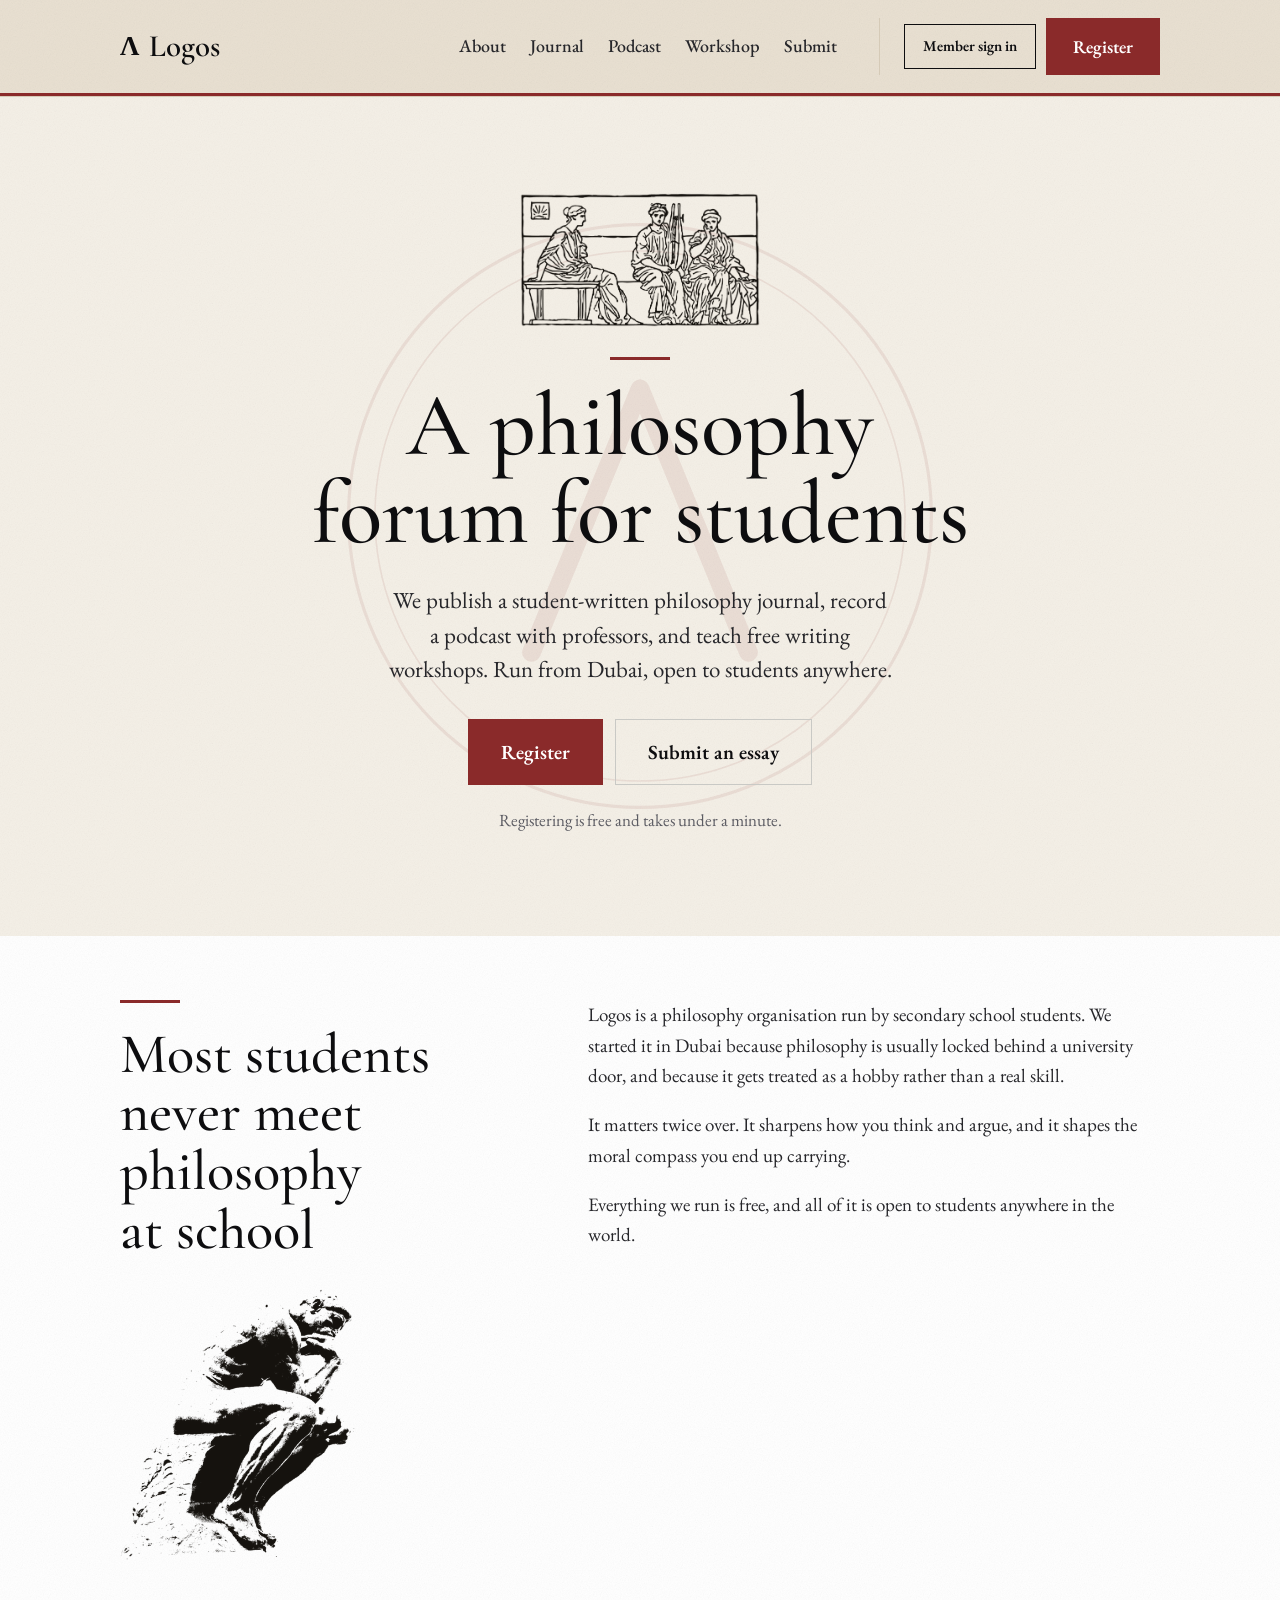
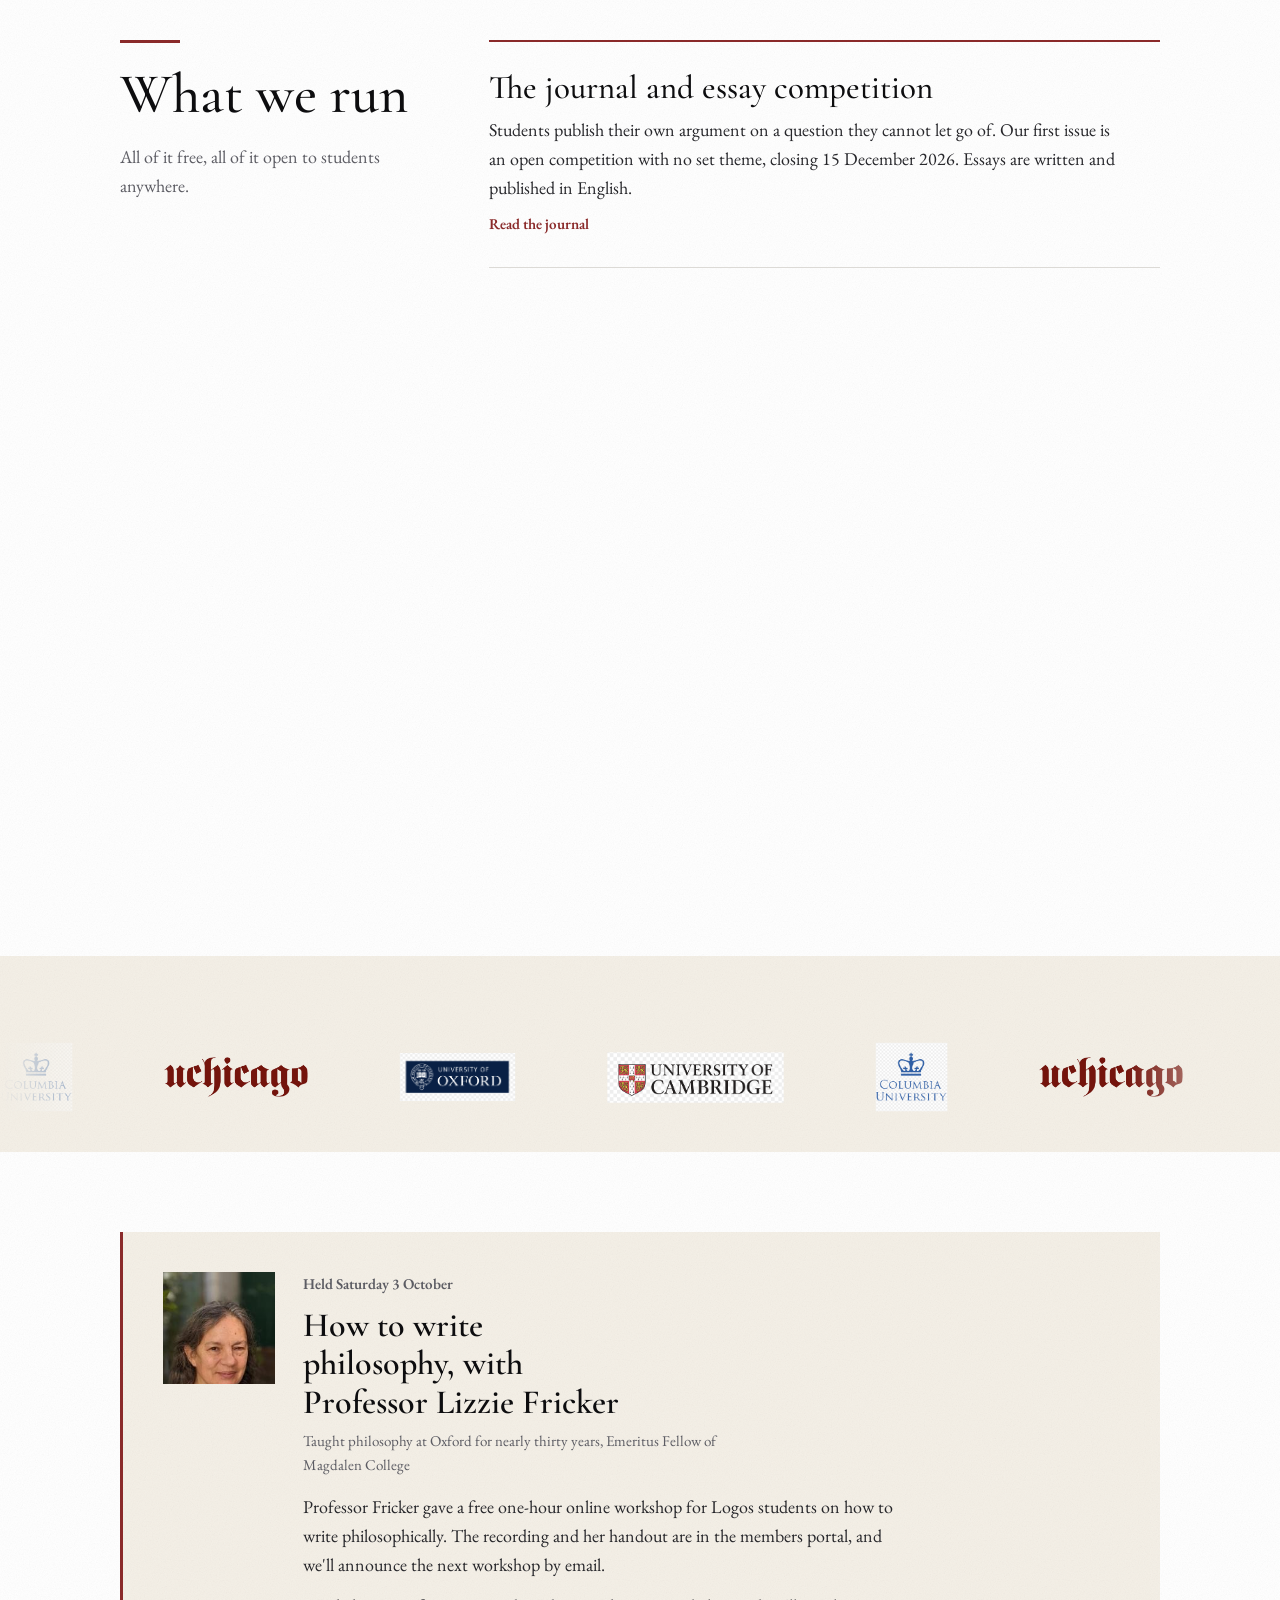
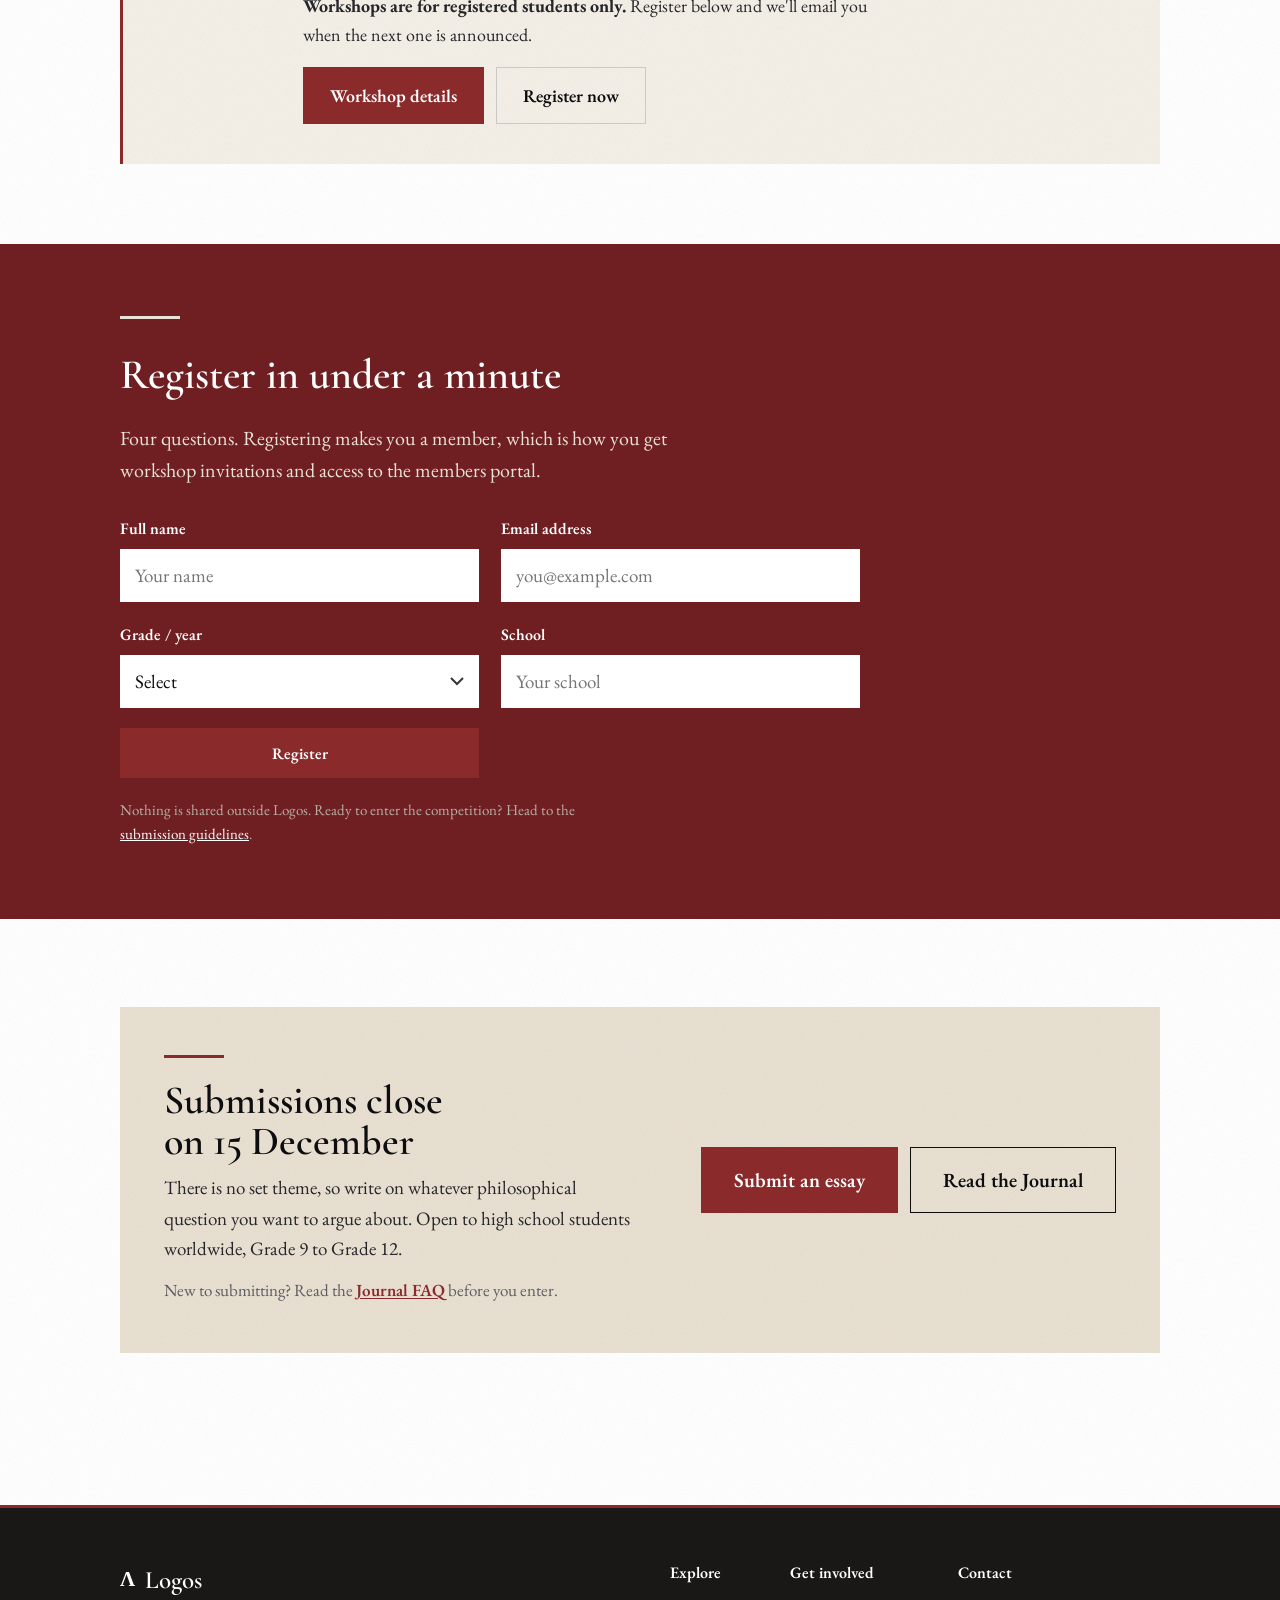
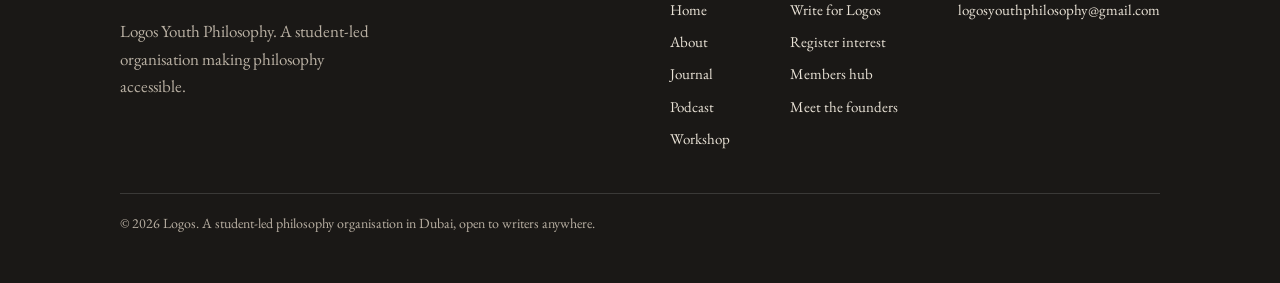
<file: index.html>
<!DOCTYPE html>
<html lang="en">
<head>
<meta charset="utf-8">
<meta name="viewport" content="width=device-width, initial-scale=1">
<title>Logos Youth Philosophy · A student-led philosophy forum</title>
<link rel="preconnect" href="https://fonts.googleapis.com">
<link rel="preconnect" href="https://fonts.gstatic.com" crossorigin>
<link href="https://fonts.googleapis.com/css2?family=Cormorant+Garamond:ital,wght@0,500;0,600;0,700;1,600&family=EB+Garamond:ital,wght@0,400;0,500;1,400&family=Inter:wght@400;500;600;700&display=swap" rel="stylesheet">
<link rel="stylesheet" href="styles.css">
</head>
<body>

<header class="topbar">
  <nav class="nav">
    <a class="brand" href="index.html"><span class="mark">&#923;</span><span class="name">Logos</span></a>
    <button class="nav-toggle" type="button" aria-label="Menu" aria-controls="siteMenu" aria-expanded="false">&#9776;</button>
    <div class="menu" id="siteMenu">
      <a href="about.html">About</a>
      <a href="journal.html">Journal</a>
      <a href="podcast.html">Podcast</a>
      <a href="workshop.html">Workshop</a>
      <a href="submit.html">Submit</a>
    </div>
    <div class="nav-end">
      <a class="nav-portal" href="members.html">Member sign in</a>
      <a class="btn btn-solid nav-cta" href="register.html">Register</a>
    </div>
  </nav>
</header>

<!-- HERO -->
<section class="hero">
  <div class="wrap">
    <img class="ornament orn-hero" src="art/frieze.png" alt="" width="571" height="318">
    <h1>A philosophy forum for students</h1>
    <p class="lead">We publish a student-written philosophy journal, record a podcast with professors, and teach free writing workshops. Run from Dubai, open to students anywhere.</p>
    <div class="cta-row">
      <a href="register.html" class="btn btn-solid btn-lg">Register</a>
      <a href="submit.html" class="btn btn-outline btn-lg">Submit an essay</a>
    </div>
    <p class="faq-ref">Registering is free and takes under a minute.</p>
  </div>
</section>

<!-- WHAT LOGOS IS -->
<section class="block" style="padding-top:0;">
  <div class="wrap">
    <div class="split">
      <div>
        <h2>Most students never meet philosophy at school</h2>
        <img class="ornament orn-lg" src="art/thinker.png" alt="" width="407" height="470" loading="lazy">
      </div>
      <div>
        <p>Logos is a philosophy organisation run by secondary school students. We started it in Dubai because philosophy is usually locked behind a university door, and because it gets treated as a hobby rather than a real skill.</p>
        <p>It matters twice over. It sharpens how you think and argue, and it shapes the moral compass you end up carrying.</p>
        <p>Everything we run is free, and all of it is open to students anywhere in the world.</p>
      </div>
    </div>
  </div>
</section>

<!-- WHAT WE RUN -->
<section class="block" style="padding-top:0;">
  <div class="wrap index">
    <div class="index-head">
      <h2>What we run</h2>
      <p>All of it free, all of it open to students anywhere.</p>
      <img class="ornament orn-sm" src="art/capital.png" alt="" width="115" height="156" loading="lazy">
    </div>
    <div class="index-body">
    <div class="cards">
      <a class="card" href="journal.html">
        <h3>The journal and essay competition</h3>
        <p>Students publish their own argument on a question they cannot let go of. Our first issue is an open competition with no set theme, closing 15 December 2026. Essays are written and published in English.</p>
        <span class="more">Read the journal</span>
      </a>
      <a class="card" href="podcast.html">
        <h3>The podcast</h3>
        <p>Difficult ideas explained plainly, in conversation with professors and people who work in the field.</p>
        <span class="more">Listen</span>
      </a>
      <a class="card" href="workshop.html">
        <h3>Writing workshops</h3>
        <p>Free online sessions on how to read and write philosophy, taught by academics. Professor Lizzie Fricker, who taught at Oxford for nearly thirty years, gave the first one. Open to registered students.</p>
        <span class="more">See the workshops</span>
      </a>
    </div>
    </div>
  </div>
</section>

<!-- STATS -->
<section class="stats">
  <div class="wrap grid">
    <div class="stat"><span class="num">200+</span><span class="lbl">Students registered</span></div>
    <div class="stat"><span class="num">190+</span><span class="lbl">Schools</span></div>
    <div class="stat"><span class="num">32</span><span class="lbl">Countries and territories</span></div>
    <div class="stat"><span class="num">5</span><span class="lbl">Continents</span></div>
  </div>
</section>

<!-- UNIVERSITY MARQUEE -->
<section class="partners">
  <p class="label">Working with graduates and professors from</p>
  <div class="marquee"><div class="marquee__track" id="uniTrack"></div></div>
</section>

<!-- WRITING WORKSHOP -->
<section class="block">
  <div class="wrap">
    <div class="notice">
      <img class="n-photo" src="team/fricker.jpg" alt="Professor Lizzie Fricker">
      <div class="n-body">
        <p class="pill">Held Saturday 3 October</p>
        <h2>How to write philosophy, with Professor Lizzie Fricker</h2>
        <p class="n-role">Taught philosophy at Oxford for nearly thirty years, Emeritus Fellow of Magdalen College</p>
        <p>Professor Fricker gave a free one-hour online workshop for Logos students on how to write philosophically. The recording and her handout are in the members portal, and we'll announce the next workshop by email.</p>
        <p><strong>Workshops are for registered students only.</strong> Register below and we'll email you when the next one is announced.</p>
        <div class="cta-row">
          <a href="workshop.html" class="btn btn-solid">Workshop details</a>
          <a href="#register-interest" class="btn btn-outline">Register now</a>
        </div>
      </div>
    </div>
  </div>
</section>

<!-- REGISTER INTEREST -->
<section class="register" id="register-interest">
  <div class="wrap">
    <h2>Register in under a minute</h2>
    <p class="reg-intro">Four questions. Registering makes you a member, which is how you get workshop invitations and access to the members portal.</p>
    <form name="register-interest" method="POST" data-netlify="true" data-netlify-honeypot="bot-field" action="/thanks.html" class="reg-form">
      <input type="hidden" name="form-name" value="register-interest">
      <p class="reg-hp"><label>Leave this empty: <input name="bot-field"></label></p>

      <div class="reg-field">
        <label for="h-name">Full name</label>
        <input id="h-name" name="name" type="text" required autocomplete="name" placeholder="Your name">
      </div>

      <div class="reg-field">
        <label for="h-email">Email address</label>
        <input id="h-email" name="email" type="email" required autocomplete="email" placeholder="you@example.com">
      </div>

      <div class="reg-field">
        <label for="h-grade">Grade / year</label>
        <select id="h-grade" name="grade" required>
          <option value="" disabled selected>Select</option>
          <option>Grade 9 / Year 10</option>
          <option>Grade 10 / Year 11</option>
          <option>Grade 11 / Year 12</option>
          <option>Grade 12 / Year 13</option>
          <option>Other</option>
        </select>
      </div>

      <div class="reg-field">
        <label for="h-school">School</label>
        <input id="h-school" name="school" type="text" required placeholder="Your school">
      </div>

      <button type="submit" class="btn-reg">Register</button>
    </form>
    <p class="reg-note">Nothing is shared outside Logos. Ready to enter the competition? Head to the <a href="submit.html">submission guidelines</a>.</p>
  </div>
</section>

<!-- CALLOUT -->
<section class="block">
  <div class="wrap">
    <div class="callout">
      <div>
        <h2>Submissions close on 15 December</h2>
        <p>There is no set theme, so write on whatever philosophical question you want to argue about. Open to high school students worldwide, Grade 9 to Grade 12.</p>
        <p class="faq-ref">New to submitting? Read the <a href="journal.html#faq">Journal FAQ</a> before you enter.</p>
      </div>
      <div class="cta-row">
        <a href="submit.html" class="btn btn-solid btn-lg">Submit an essay</a>
        <a href="journal.html" class="btn btn-outline btn-lg">Read the Journal</a>
      </div>
    </div>
  </div>
</section>

<!-- FOOTER -->
<footer>
  <div class="wrap foot">
    <div>
      <a class="brand" href="index.html"><span class="mark">&#923;</span><span class="name">Logos</span></a>
      <p style="max-width:34ch;margin:18px 0 0;font-size:17px;color:var(--muted);">Logos Youth Philosophy. A student-led organisation making philosophy accessible.</p>
    </div>
    <div class="cols">
      <div>
        <h4>Explore</h4>
        <a href="index.html">Home</a>
        <a href="about.html">About</a>
        <a href="journal.html">Journal</a>
        <a href="podcast.html">Podcast</a>
        <a href="workshop.html">Workshop</a>
      </div>
      <div>
        <h4>Get involved</h4>
        <a href="submit.html">Write for Logos</a>
        <a href="register.html">Register interest</a>
        <a href="members.html">Members hub</a>
          <a href="about.html">Meet the founders</a>
      </div>
      <div>
        <h4>Contact</h4>
        <a href="mailto:logosyouthphilosophy@gmail.com">logosyouthphilosophy@gmail.com</a>
      </div>
    </div>
  </div>
  <div class="wrap"><p class="foot-note">&copy; 2026 Logos. A student-led philosophy organisation in Dubai, open to writers anywhere.</p></div>
</footer>

<script src="app.js"></script>
</body>
</html>
</file>
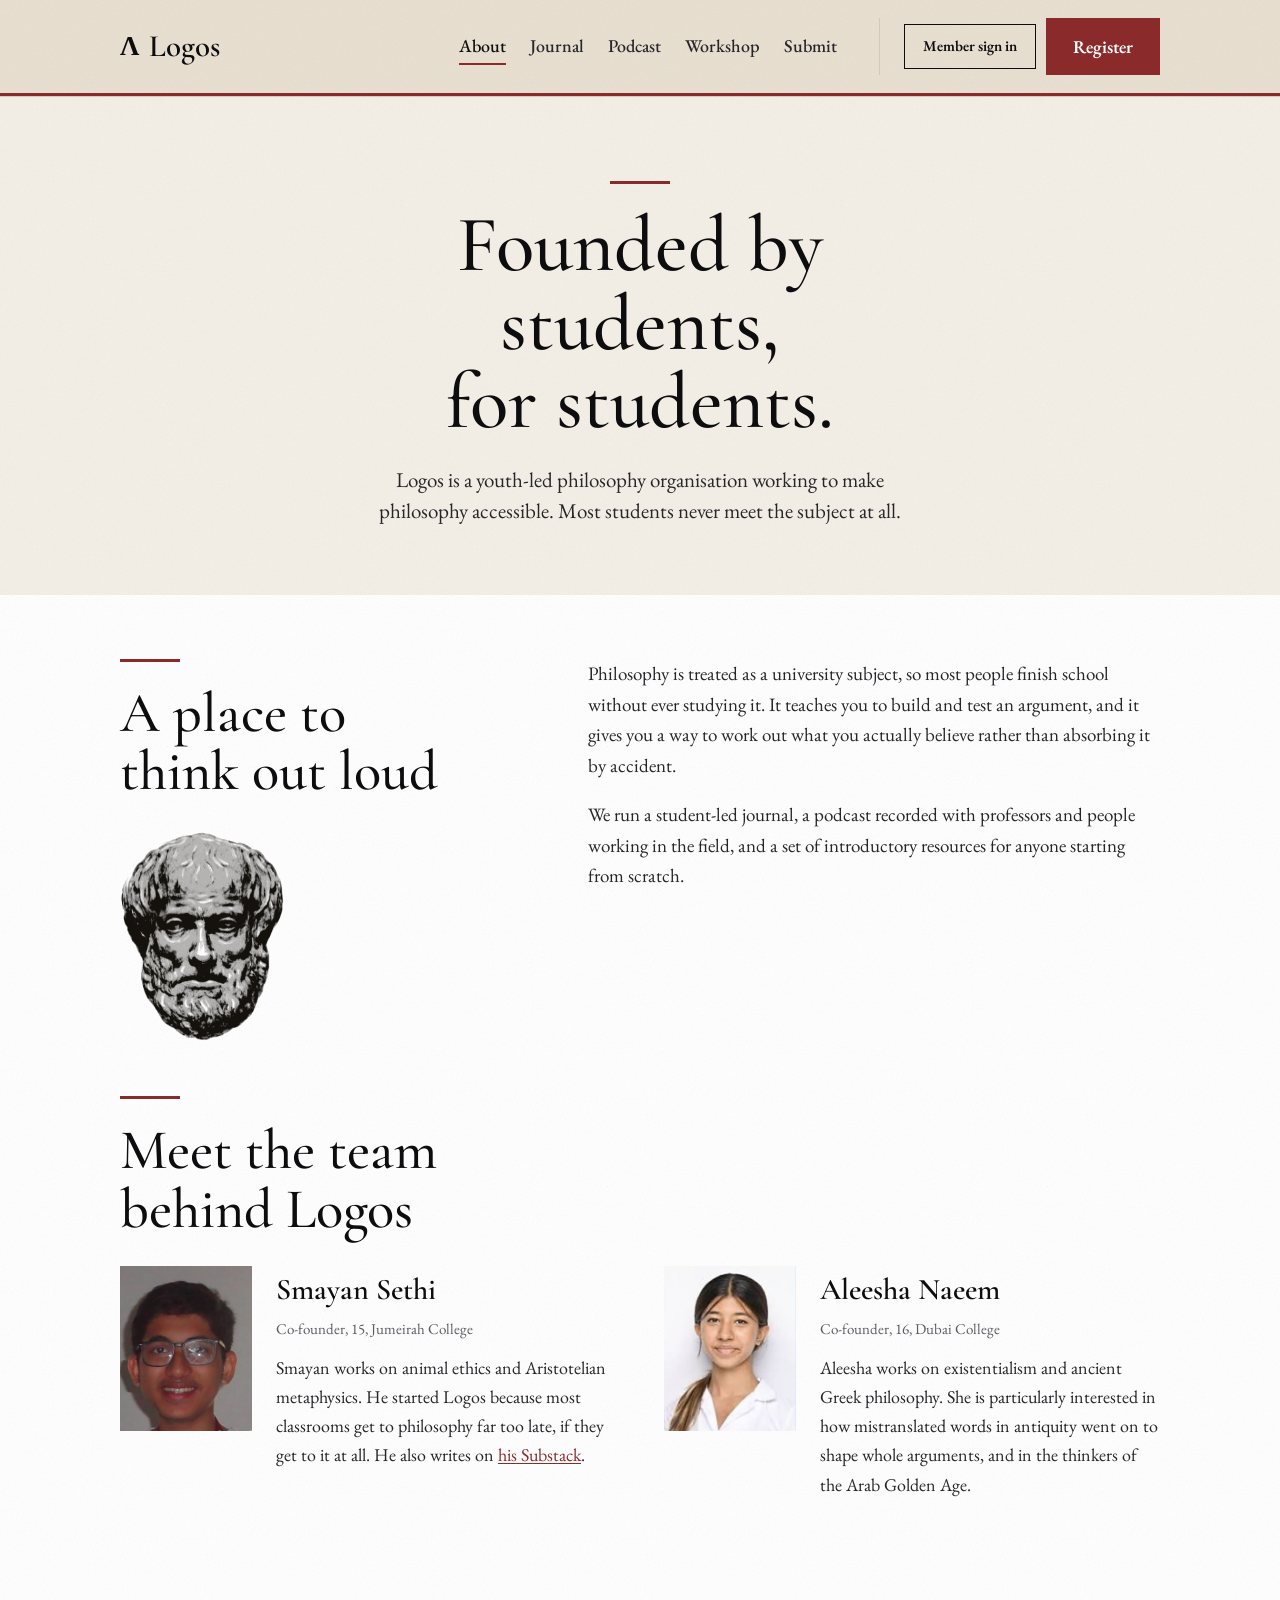
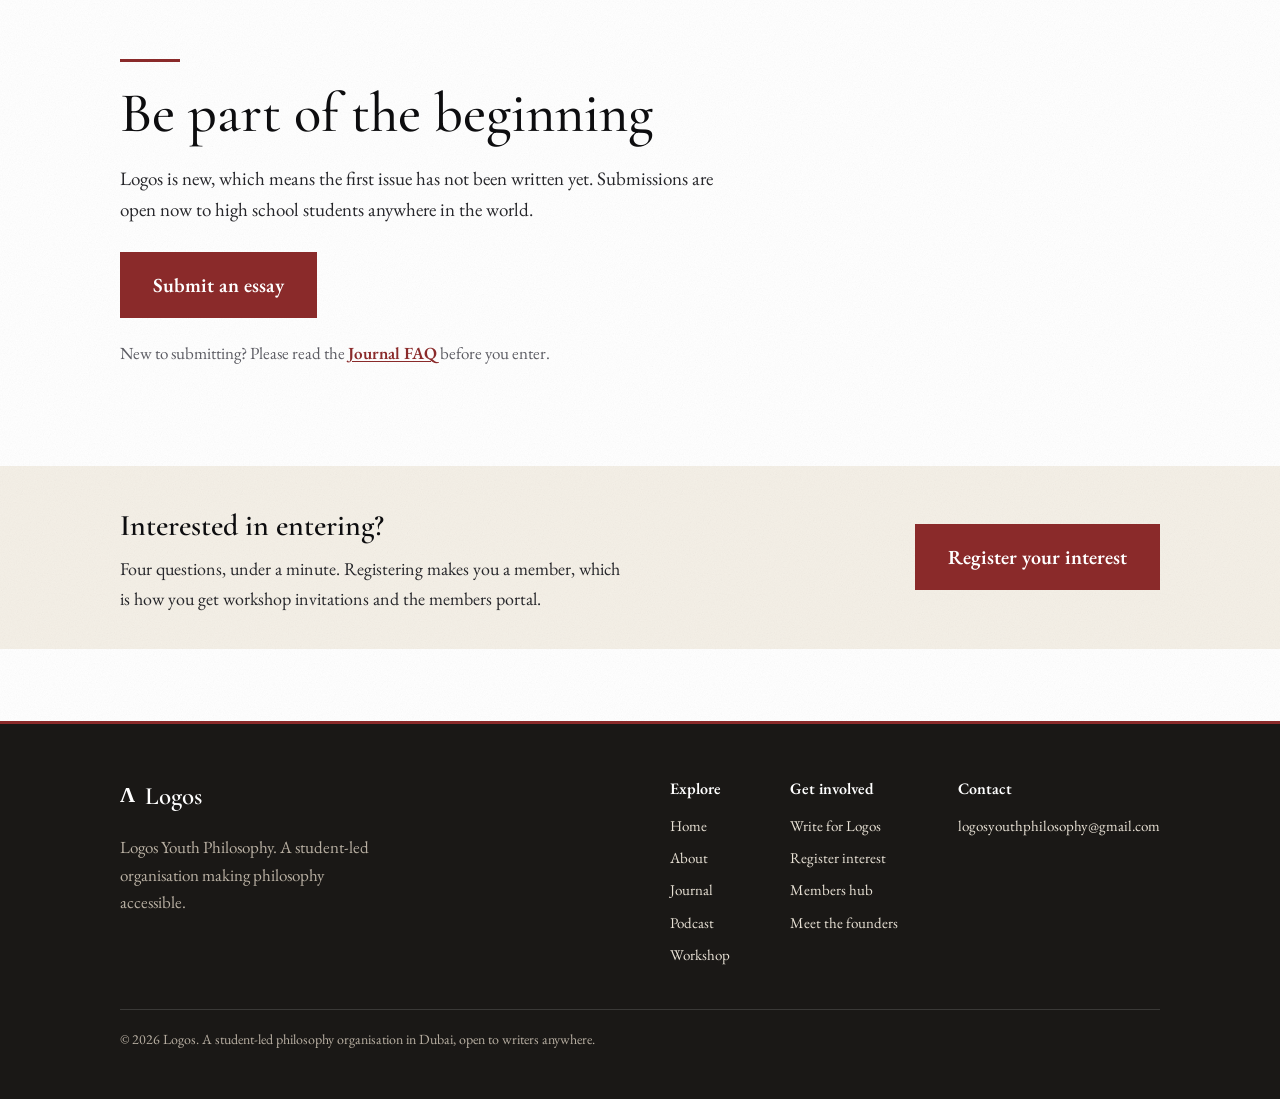
<file: about.html>
<!DOCTYPE html>
<html lang="en">
<head>
<meta charset="utf-8">
<meta name="viewport" content="width=device-width, initial-scale=1">
<title>About · Logos Youth Philosophy</title>
<link rel="preconnect" href="https://fonts.googleapis.com">
<link rel="preconnect" href="https://fonts.gstatic.com" crossorigin>
<link href="https://fonts.googleapis.com/css2?family=Cormorant+Garamond:ital,wght@0,500;0,600;0,700;1,600&family=EB+Garamond:ital,wght@0,400;0,500;1,400&family=Inter:wght@400;500;600;700&display=swap" rel="stylesheet">
<link rel="stylesheet" href="styles.css">
</head>
<body>

<header class="topbar">
  <nav class="nav">
    <a class="brand" href="index.html"><span class="mark">&#923;</span><span class="name">Logos</span></a>
    <button class="nav-toggle" type="button" aria-label="Menu" aria-controls="siteMenu" aria-expanded="false">&#9776;</button>
    <div class="menu" id="siteMenu">
      <a href="about.html" class="active">About</a>
      <a href="journal.html">Journal</a>
      <a href="podcast.html">Podcast</a>
      <a href="workshop.html">Workshop</a>
      <a href="submit.html">Submit</a>
    </div>
    <div class="nav-end">
      <a class="nav-portal" href="members.html">Member sign in</a>
      <a class="btn btn-solid nav-cta" href="register.html">Register</a>
    </div>
  </nav>
</header>

<section class="page-head">
  <div class="wrap">
    <h1>Founded by students,<br>for students.</h1>
    <p>Logos is a youth-led philosophy organisation working to make philosophy accessible. Most students never meet the subject at all.</p>
  </div>
</section>

<section class="block" style="padding-bottom:44px;">
  <div class="wrap">
    <div class="split">
      <div>
        <h2>A place to think out loud</h2>
        <img class="ornament orn-md" src="art/aristotle.png" alt="" width="251" height="321" loading="lazy">
      </div>
      <div>
        <p>Philosophy is treated as a university subject, so most people finish school without ever studying it. It teaches you to build and test an argument, and it gives you a way to work out what you actually believe rather than absorbing it by accident.</p>
        <p>We run a student-led journal, a podcast recorded with professors and people working in the field, and a set of introductory resources for anyone starting from scratch.</p>
      </div>
    </div>
  </div>
</section>

<!-- FOUNDERS -->
<section class="block" style="padding-top:10px;">
  <div class="wrap">
    <h2>Meet the team behind Logos</h2>
    <div class="founders">
      <div class="founder">
        <div class="photo"><img src="team/smayan.jpg" alt="Smayan Sethi"></div>
        <div class="info">
          <h3>Smayan Sethi</h3>
          <p class="role">Co-founder, 15, Jumeirah College</p>
          <p>Smayan works on animal ethics and Aristotelian metaphysics. He started Logos because most classrooms get to philosophy far too late, if they get to it at all. He also writes on <a href="https://smayansethi.substack.com/" target="_blank" rel="noopener">his Substack</a>.</p>
        </div>
      </div>
      <div class="founder">
        <div class="photo"><img src="team/aleesha.jpg" alt="Aleesha Naeem"></div>
        <div class="info">
          <h3>Aleesha Naeem</h3>
          <p class="role">Co-founder, 16, Dubai College</p>
          <p>Aleesha works on existentialism and ancient Greek philosophy. She is particularly interested in how mistranslated words in antiquity went on to shape whole arguments, and in the thinkers of the Arab Golden Age.</p>
        </div>
      </div>
    </div>
  </div>
</section>

<section class="block">
  <div class="wrap">
    <h2>Be part of the beginning</h2>
    <p style="margin:0 0 26px;">Logos is new, which means the first issue has not been written yet. Submissions are open now to high school students anywhere in the world.</p>
    <a href="submit.html" class="btn btn-solid btn-lg">Submit an essay</a>
    <p class="faq-ref">New to submitting? Please read the <a href="journal.html#faq">Journal FAQ</a> before you enter.</p>
  </div>
</section>

<!-- REGISTER STRIP -->
<section class="reg-strip">
  <div class="wrap inner">
    <div>
      <h3>Interested in entering?</h3>
      <p>Four questions, under a minute. Registering makes you a member, which is how you get workshop invitations and the members portal.</p>
    </div>
    <a href="register.html" class="btn btn-solid btn-lg">Register your interest</a>
  </div>
</section>

<footer>
  <div class="wrap foot">
    <div>
      <a class="brand" href="index.html"><span class="mark">&#923;</span><span class="name">Logos</span></a>
      <p style="max-width:34ch;margin:18px 0 0;font-size:17px;color:var(--muted);">Logos Youth Philosophy. A student-led organisation making philosophy accessible.</p>
    </div>
    <div class="cols">
      <div>
        <h4>Explore</h4>
        <a href="index.html">Home</a>
        <a href="about.html">About</a>
        <a href="journal.html">Journal</a>
        <a href="podcast.html">Podcast</a>
        <a href="workshop.html">Workshop</a>
      </div>
      <div>
        <h4>Get involved</h4>
        <a href="submit.html">Write for Logos</a>
        <a href="register.html">Register interest</a>
        <a href="members.html">Members hub</a>
          <a href="about.html">Meet the founders</a>
      </div>
      <div>
        <h4>Contact</h4>
        <a href="mailto:logosyouthphilosophy@gmail.com">logosyouthphilosophy@gmail.com</a>
      </div>
    </div>
  </div>
  <div class="wrap"><p class="foot-note">&copy; 2026 Logos. A student-led philosophy organisation in Dubai, open to writers anywhere.</p></div>
</footer>

<script src="app.js"></script>
</body>
</html>
</file>
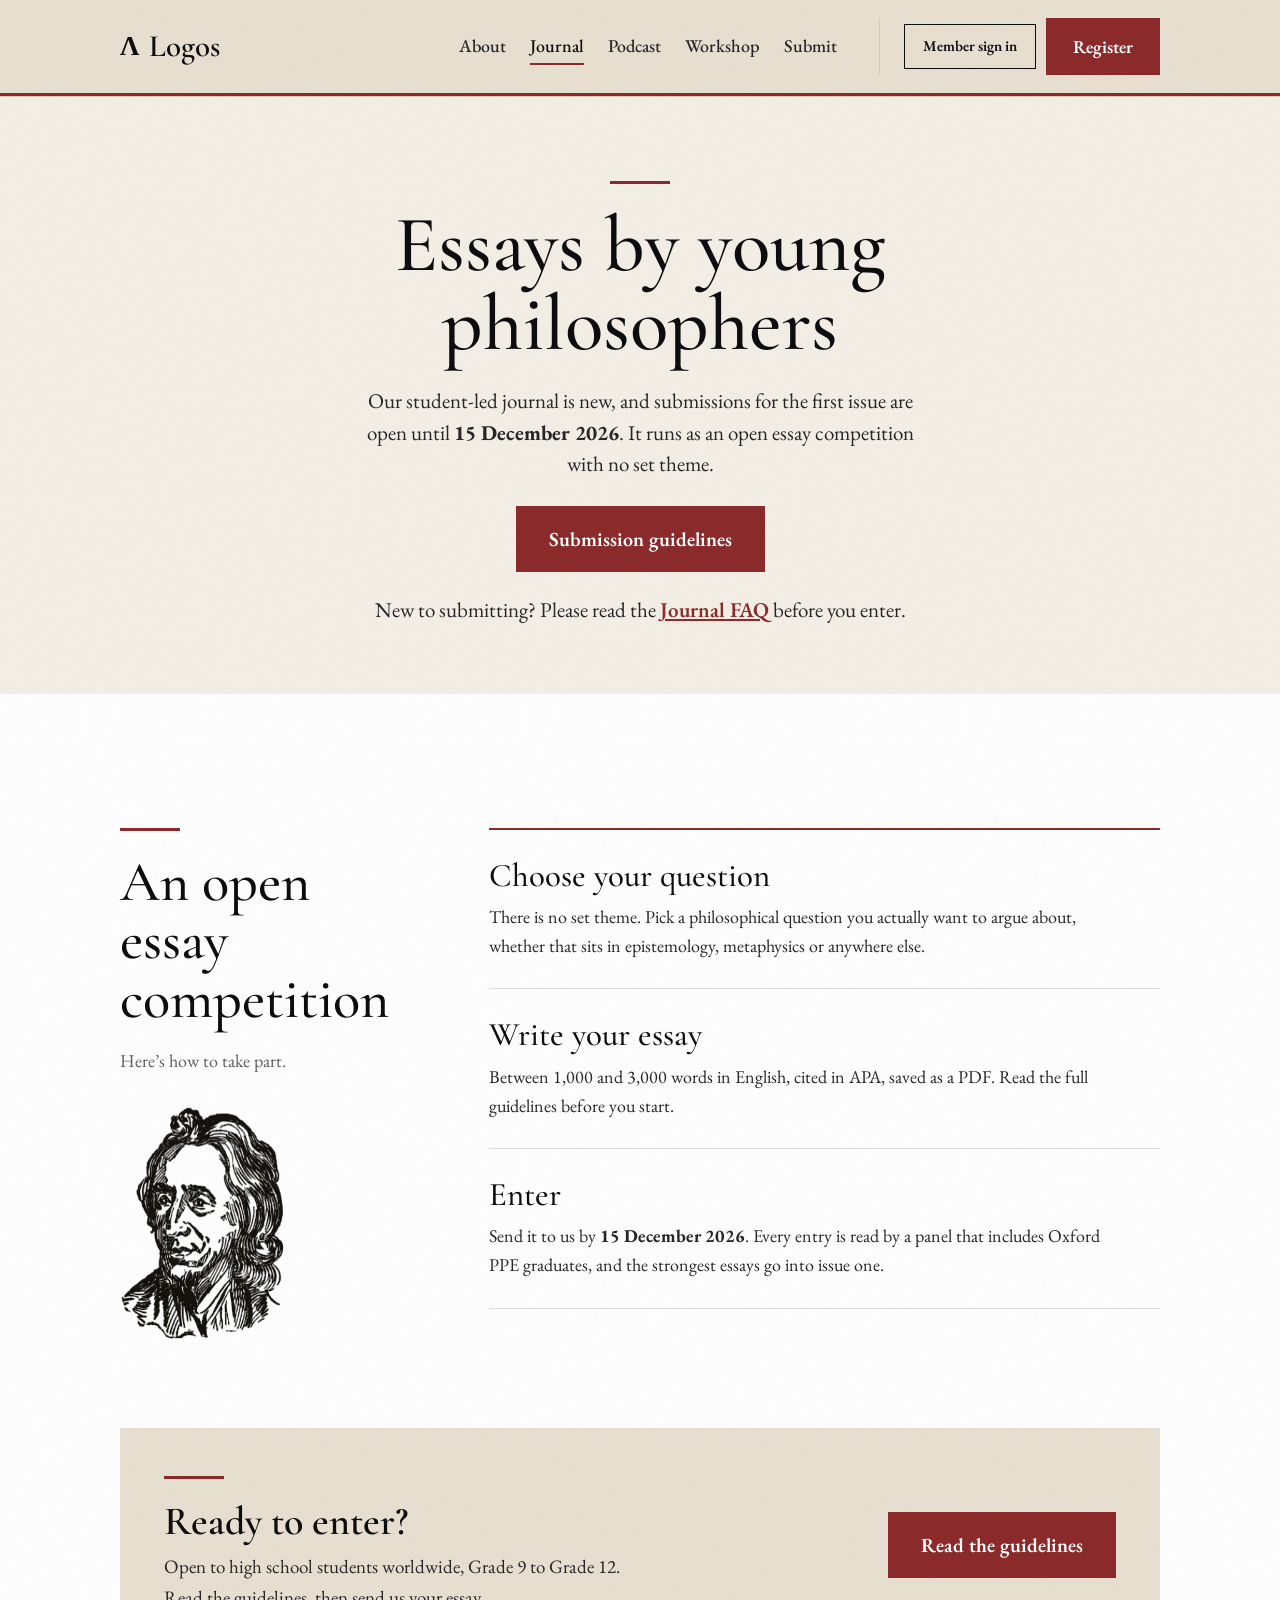
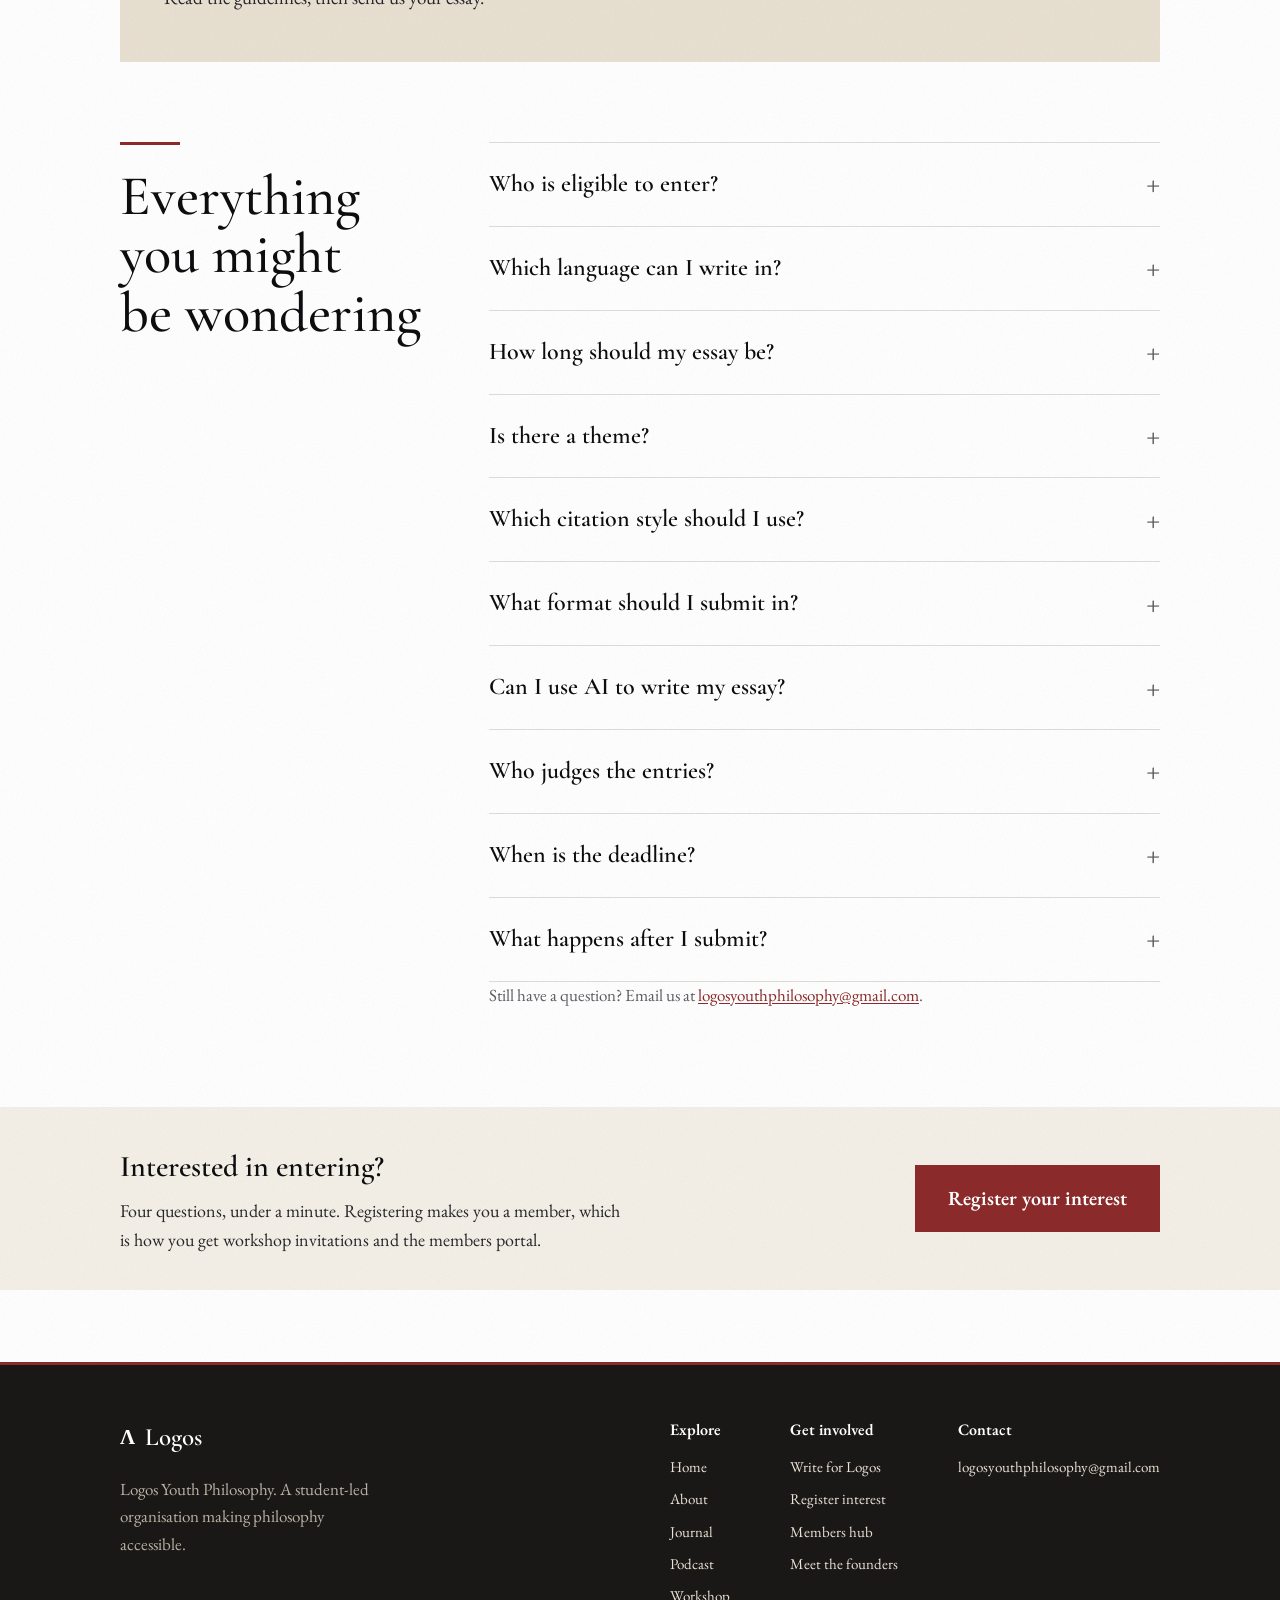
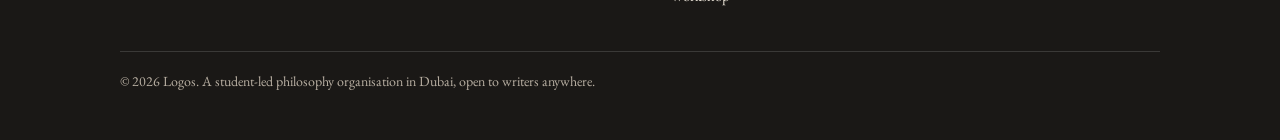
<file: journal.html>
<!DOCTYPE html>
<html lang="en">
<head>
<meta charset="utf-8">
<meta name="viewport" content="width=device-width, initial-scale=1">
<title>Journal · Logos Youth Philosophy</title>
<link rel="preconnect" href="https://fonts.googleapis.com">
<link rel="preconnect" href="https://fonts.gstatic.com" crossorigin>
<link href="https://fonts.googleapis.com/css2?family=Cormorant+Garamond:ital,wght@0,500;0,600;0,700;1,600&family=EB+Garamond:ital,wght@0,400;0,500;1,400&family=Inter:wght@400;500;600;700&display=swap" rel="stylesheet">
<link rel="stylesheet" href="styles.css">
</head>
<body>

<header class="topbar">
  <nav class="nav">
    <a class="brand" href="index.html"><span class="mark">&#923;</span><span class="name">Logos</span></a>
    <button class="nav-toggle" type="button" aria-label="Menu" aria-controls="siteMenu" aria-expanded="false">&#9776;</button>
    <div class="menu" id="siteMenu">
      <a href="about.html">About</a>
      <a href="journal.html" class="active">Journal</a>
      <a href="podcast.html">Podcast</a>
      <a href="workshop.html">Workshop</a>
      <a href="submit.html">Submit</a>
    </div>
    <div class="nav-end">
      <a class="nav-portal" href="members.html">Member sign in</a>
      <a class="btn btn-solid nav-cta" href="register.html">Register</a>
    </div>
  </nav>
</header>

<section class="page-head">
  <div class="wrap">
    <h1>Essays by young philosophers</h1>
    <p>Our student-led journal is new, and submissions for the first issue are open until <strong>15 December 2026</strong>. It runs as an open essay competition with no set theme.</p>
    <div class="cta-row" style="margin-top:26px;">
      <a href="submit.html" class="btn btn-solid btn-lg">Submission guidelines</a>
    </div>
    <p class="faq-ref">New to submitting? Please read the <a href="#faq">Journal FAQ</a> before you enter.</p>
  </div>
</section>

<!-- HOW IT WORKS -->
<section class="block" id="register" style="padding-top:70px;">
  <div class="wrap index">
    <div class="index-head">
      <h2>An open essay competition</h2>
      <p>Here&rsquo;s how to take part.</p>
      <img class="ornament orn-md" src="art/locke.png" alt="" width="231" height="328" loading="lazy">
    </div>
    <div class="index-body">
    <div class="cards">
      <div class="card">
        <h3>Choose your question</h3>
        <p>There is no set theme. Pick a philosophical question you actually want to argue about, whether that sits in epistemology, metaphysics or anywhere else.</p>
      </div>
      <div class="card">
        <h3>Write your essay</h3>
        <p>Between 1,000 and 3,000 words in English, cited in APA, saved as a PDF. Read the full guidelines before you start.</p>
      </div>
      <div class="card">
        <h3>Enter</h3>
        <p>Send it to us by <strong>15 December 2026</strong>. Every entry is read by a panel that includes Oxford PPE graduates, and the strongest essays go into issue one.</p>
      </div>
    </div>

    </div>
  </div>
</section>

<section class="block" style="padding-top:0;">
  <div class="wrap">
    <div class="callout">
      <div>
        <h2>Ready to enter?</h2>
        <p>Open to high school students worldwide, Grade 9 to Grade 12. Read the guidelines, then send us your essay.</p>
      </div>
      <div class="cta-row">
        <a href="submit.html" class="btn btn-solid btn-lg">Read the guidelines</a>
      </div>
    </div>
  </div>
</section>

<!-- WRITERS' FAQ -->
<section class="block" id="faq" style="padding-top:0;">
  <div class="wrap index">
    <div class="index-head">
      <h2>Everything you might be wondering</h2>
    </div>
    <div class="index-body">
    <div class="faq">
      <details>
        <summary>Who is eligible to enter?</summary>
        <div class="faq-a">Students anywhere in the world who will be in high school on 15 December 2026, from Grade 9 (Year 10) to Grade 12 (Year 13). You do not need to have studied philosophy before.</div>
      </details>
      <details>
        <summary>Which language can I write in?</summary>
        <div class="faq-a">English. We can only judge entries written in English at the moment.</div>
      </details>
      <details>
        <summary>How long should my essay be?</summary>
        <div class="faq-a">Between 1,000 and 3,000 words, excluding your reference list. Essays outside that range may not be considered.</div>
      </details>
      <details>
        <summary>Is there a theme?</summary>
        <div class="faq-a">No. Write on any philosophical idea you like. What we ask for is an argument you develop and defend yourself, rather than a summary of what other people have already said.</div>
      </details>
      <details>
        <summary>Which citation style should I use?</summary>
        <div class="faq-a">APA, with a full list of references at the end of your paper.</div>
      </details>
      <details>
        <summary>What format should I submit in?</summary>
        <div class="faq-a">PDF only.</div>
      </details>
      <details>
        <summary>Can I use AI to write my essay?</summary>
        <div class="faq-a">Only for early research, like finding sources or checking what a term means. AI-written text is disqualified automatically, and that includes AI text run through a humaniser. We check every entry.</div>
      </details>
      <details>
        <summary>Who judges the entries?</summary>
        <div class="faq-a">A panel of experts, including Oxford PPE graduates. They look at the quality of the writing and at whether the ideas hold up.</div>
      </details>
      <details>
        <summary>When is the deadline?</summary>
        <div class="faq-a"><strong>15 December 2026.</strong> Essays must reach us by then to be considered for the first issue.</div>
      </details>
      <details>
        <summary>What happens after I submit?</summary>
        <div class="faq-a">Our panel reads every entry, and the strongest essays go into our first issue under your name. We will email you either way.</div>
      </details>
    </div>
    <p class="faq-more">Still have a question? Email us at <a href="mailto:logosyouthphilosophy@gmail.com">logosyouthphilosophy@gmail.com</a>.</p>
    </div>
  </div>
</section>

<!-- REGISTER STRIP -->
<section class="reg-strip">
  <div class="wrap inner">
    <div>
      <h3>Interested in entering?</h3>
      <p>Four questions, under a minute. Registering makes you a member, which is how you get workshop invitations and the members portal.</p>
    </div>
    <a href="register.html" class="btn btn-solid btn-lg">Register your interest</a>
  </div>
</section>

<footer>
  <div class="wrap foot">
    <div>
      <a class="brand" href="index.html"><span class="mark">&#923;</span><span class="name">Logos</span></a>
      <p style="max-width:34ch;margin:18px 0 0;font-size:17px;color:var(--muted);">Logos Youth Philosophy. A student-led organisation making philosophy accessible.</p>
    </div>
    <div class="cols">
      <div>
        <h4>Explore</h4>
        <a href="index.html">Home</a>
        <a href="about.html">About</a>
        <a href="journal.html">Journal</a>
        <a href="podcast.html">Podcast</a>
        <a href="workshop.html">Workshop</a>
      </div>
      <div>
        <h4>Get involved</h4>
        <a href="submit.html">Write for Logos</a>
        <a href="register.html">Register interest</a>
        <a href="members.html">Members hub</a>
          <a href="about.html">Meet the founders</a>
      </div>
      <div>
        <h4>Contact</h4>
        <a href="mailto:logosyouthphilosophy@gmail.com">logosyouthphilosophy@gmail.com</a>
      </div>
    </div>
  </div>
  <div class="wrap"><p class="foot-note">&copy; 2026 Logos. A student-led philosophy organisation in Dubai, open to writers anywhere.</p></div>
</footer>

<script src="app.js"></script>
</body>
</html>
</file>
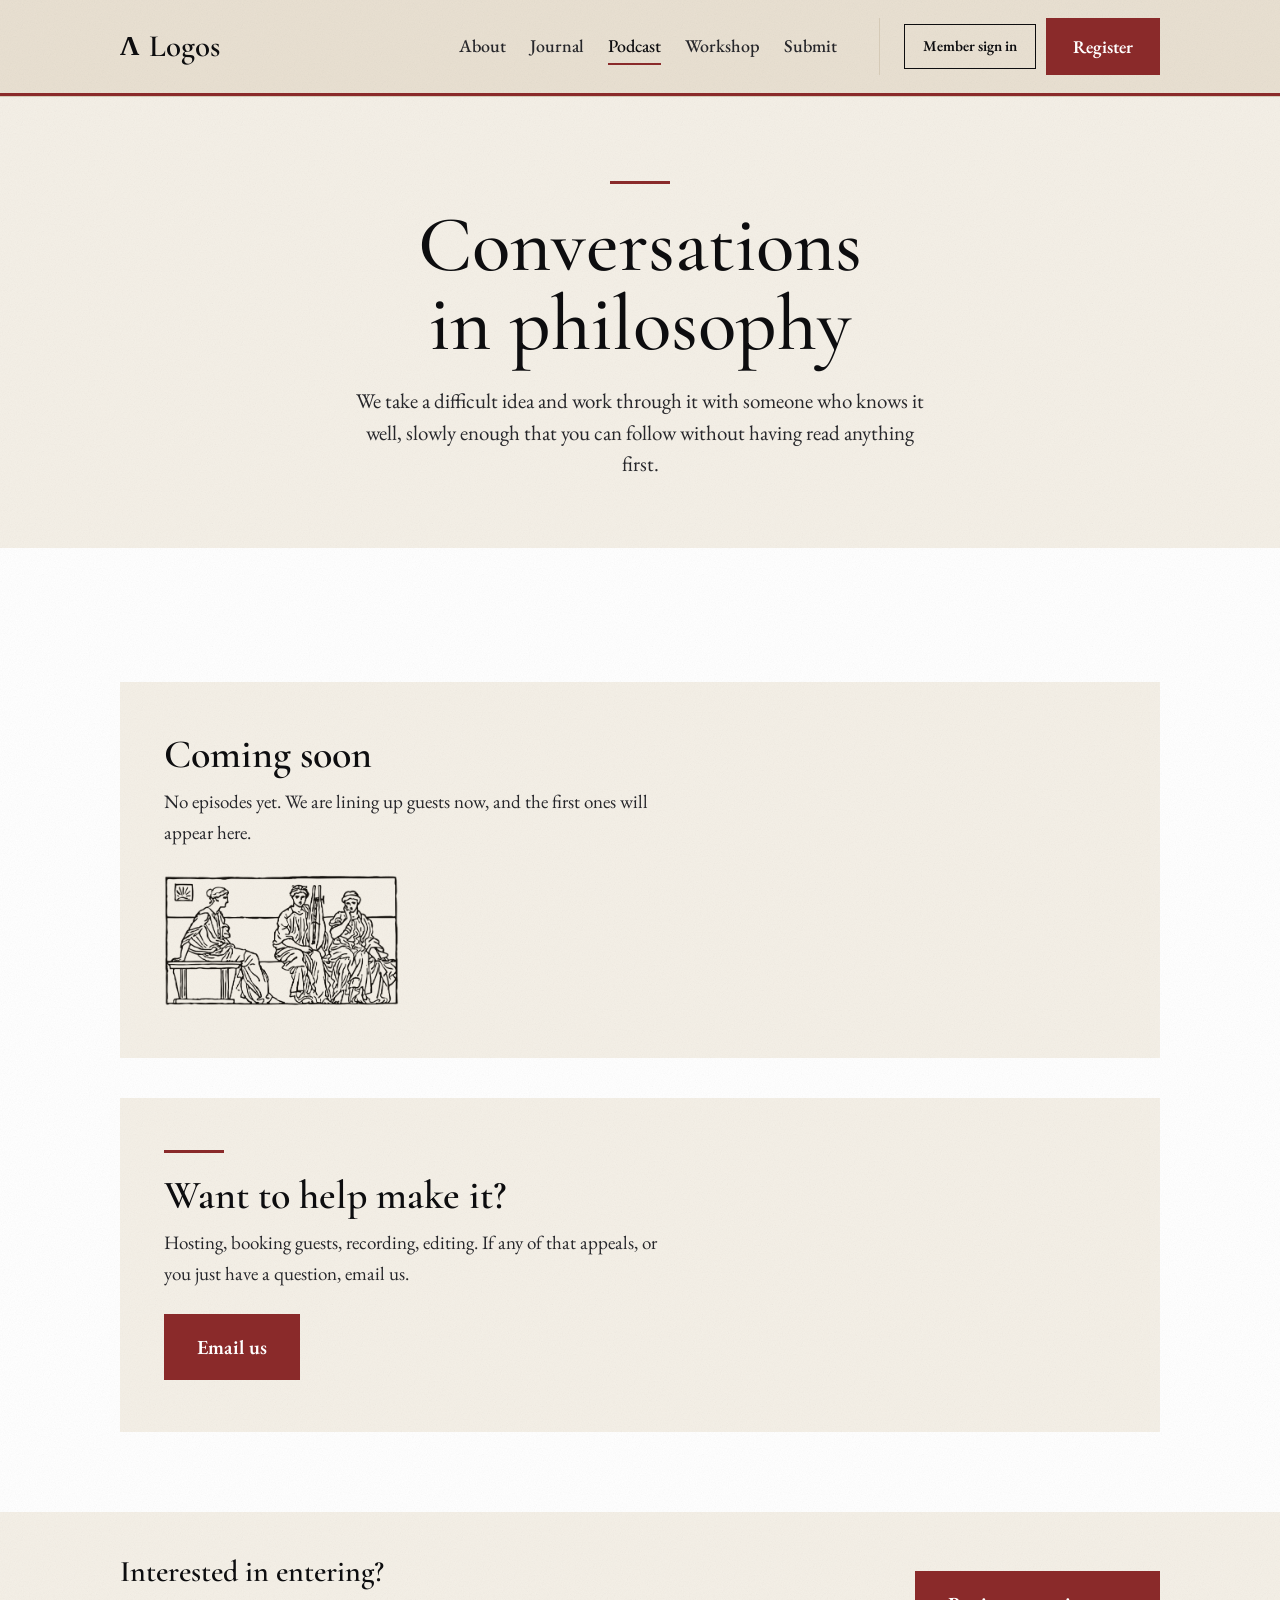
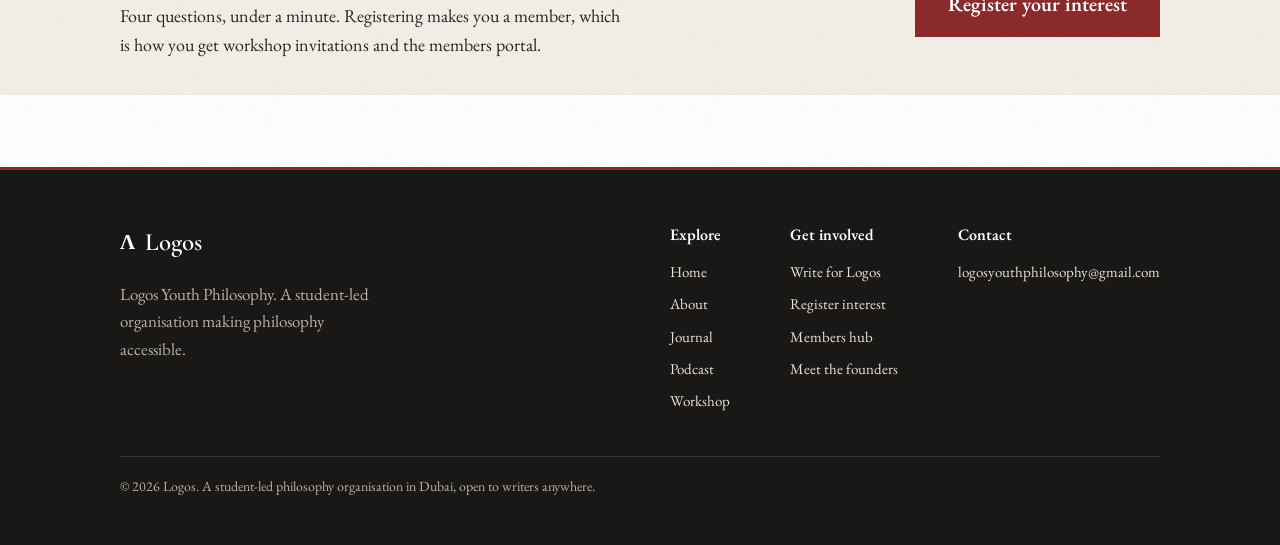
<file: podcast.html>
<!DOCTYPE html>
<html lang="en">
<head>
<meta charset="utf-8">
<meta name="viewport" content="width=device-width, initial-scale=1">
<title>Podcast · Logos Youth Philosophy</title>
<link rel="preconnect" href="https://fonts.googleapis.com">
<link rel="preconnect" href="https://fonts.gstatic.com" crossorigin>
<link href="https://fonts.googleapis.com/css2?family=Cormorant+Garamond:ital,wght@0,500;0,600;0,700;1,600&family=EB+Garamond:ital,wght@0,400;0,500;1,400&family=Inter:wght@400;500;600;700&display=swap" rel="stylesheet">
<link rel="stylesheet" href="styles.css">
</head>
<body>

<header class="topbar">
  <nav class="nav">
    <a class="brand" href="index.html"><span class="mark">&#923;</span><span class="name">Logos</span></a>
    <button class="nav-toggle" type="button" aria-label="Menu" aria-controls="siteMenu" aria-expanded="false">&#9776;</button>
    <div class="menu" id="siteMenu">
      <a href="about.html">About</a>
      <a href="journal.html">Journal</a>
      <a href="podcast.html" class="active">Podcast</a>
      <a href="workshop.html">Workshop</a>
      <a href="submit.html">Submit</a>
    </div>
    <div class="nav-end">
      <a class="nav-portal" href="members.html">Member sign in</a>
      <a class="btn btn-solid nav-cta" href="register.html">Register</a>
    </div>
  </nav>
</header>

<section class="page-head">
  <div class="wrap">
    <h1>Conversations in philosophy</h1>
    <p>We take a difficult idea and work through it with someone who knows it well, slowly enough that you can follow without having read anything first.</p>
  </div>
</section>

<section class="block" style="padding-top:70px;padding-bottom:40px;">
  <div class="wrap">
    <div class="empty-note">
      <h2>Coming soon</h2>
      <p>No episodes yet. We are lining up guests now, and the first ones will appear here.</p>
      <img class="ornament orn-lg" src="art/frieze.png" alt="" width="571" height="318" loading="lazy">
    </div>
  </div>
</section>

<!-- CONTACT -->
<section class="block" style="padding-top:0;">
  <div class="wrap">
    <div class="contact-cta">
      <h2>Want to help make it?</h2>
      <p>Hosting, booking guests, recording, editing. If any of that appeals, or you just have a question, email us.</p>
      <a href="mailto:logosyouthphilosophy@gmail.com" class="btn btn-solid btn-lg">Email us</a>
    </div>
  </div>
</section>

<!-- REGISTER STRIP -->
<section class="reg-strip">
  <div class="wrap inner">
    <div>
      <h3>Interested in entering?</h3>
      <p>Four questions, under a minute. Registering makes you a member, which is how you get workshop invitations and the members portal.</p>
    </div>
    <a href="register.html" class="btn btn-solid btn-lg">Register your interest</a>
  </div>
</section>

<footer>
  <div class="wrap foot">
    <div>
      <a class="brand" href="index.html"><span class="mark">&#923;</span><span class="name">Logos</span></a>
      <p style="max-width:34ch;margin:18px 0 0;font-size:17px;color:var(--muted);">Logos Youth Philosophy. A student-led organisation making philosophy accessible.</p>
    </div>
    <div class="cols">
      <div>
        <h4>Explore</h4>
        <a href="index.html">Home</a>
        <a href="about.html">About</a>
        <a href="journal.html">Journal</a>
        <a href="podcast.html">Podcast</a>
        <a href="workshop.html">Workshop</a>
      </div>
      <div>
        <h4>Get involved</h4>
        <a href="submit.html">Write for Logos</a>
        <a href="register.html">Register interest</a>
        <a href="members.html">Members hub</a>
          <a href="about.html">Meet the founders</a>
      </div>
      <div>
        <h4>Contact</h4>
        <a href="mailto:logosyouthphilosophy@gmail.com">logosyouthphilosophy@gmail.com</a>
      </div>
    </div>
  </div>
  <div class="wrap"><p class="foot-note">&copy; 2026 Logos. A student-led philosophy organisation in Dubai, open to writers anywhere.</p></div>
</footer>

<script src="app.js"></script>
</body>
</html>
</file>
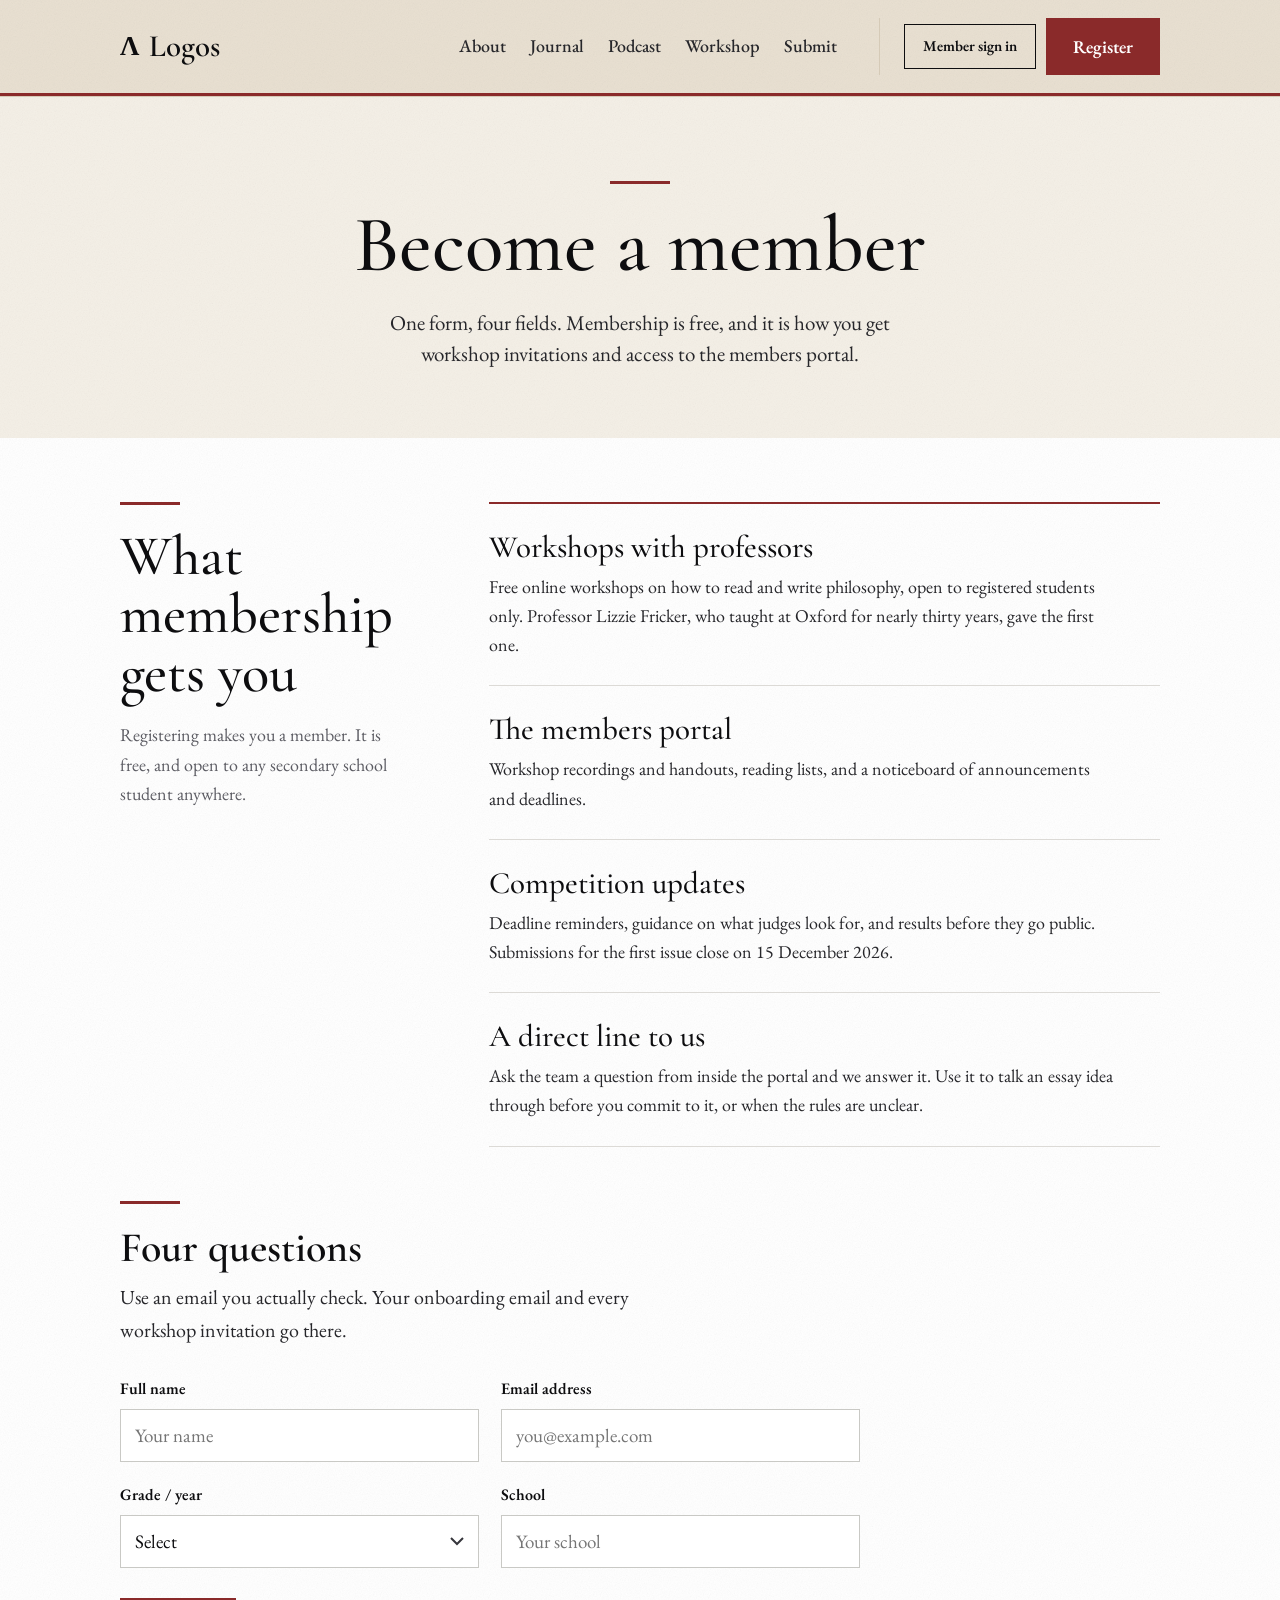
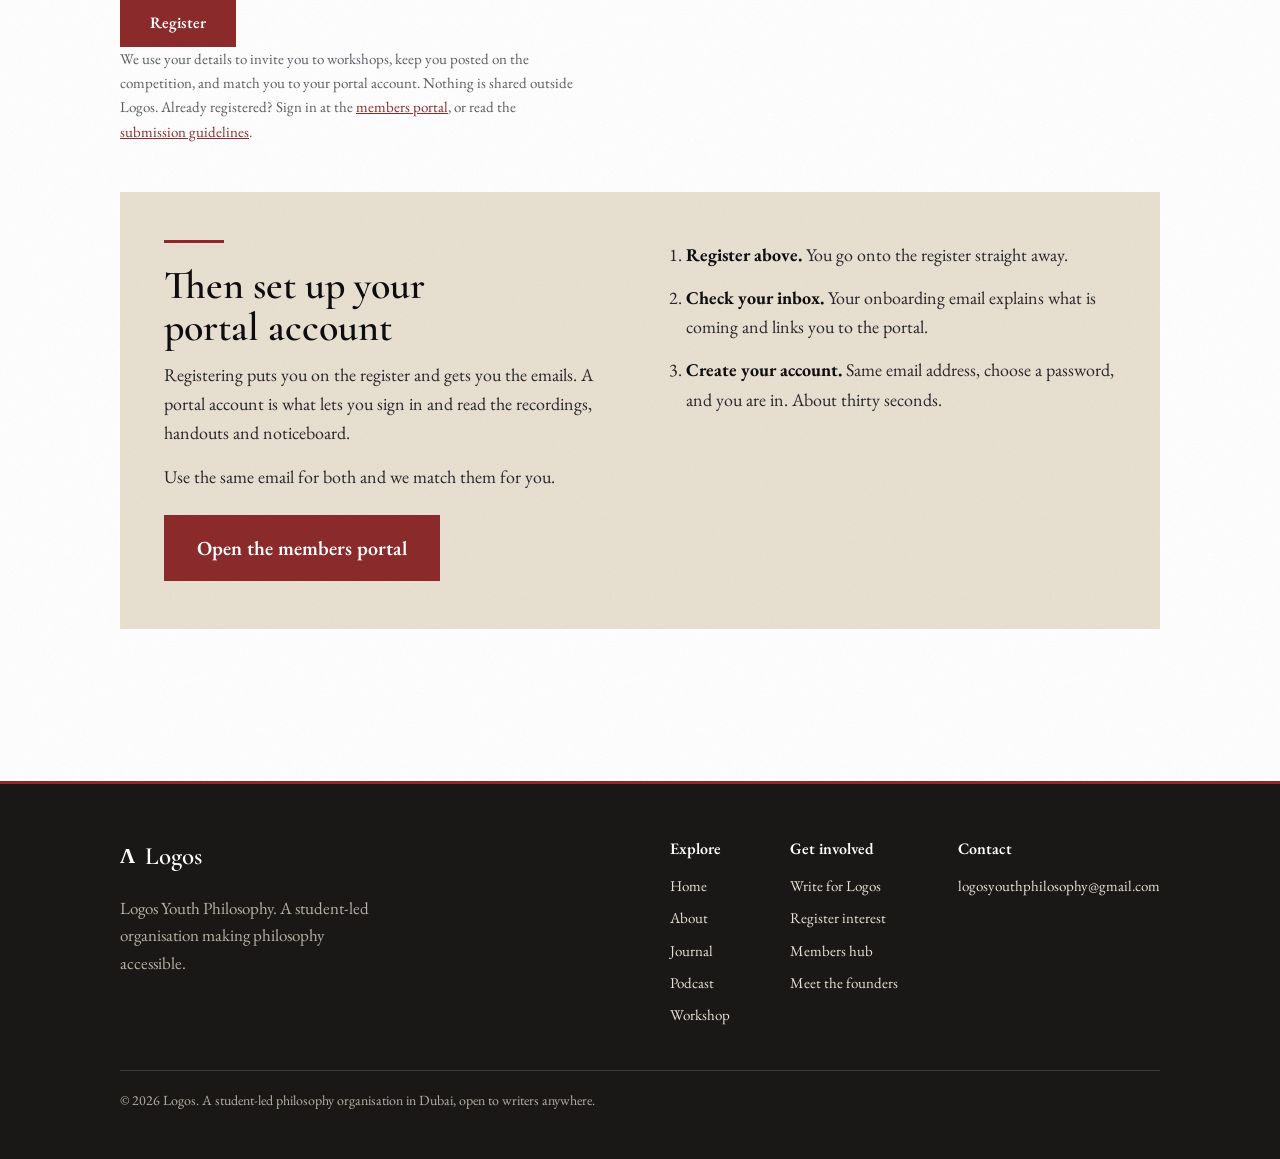
<file: register.html>
<!DOCTYPE html>
<html lang="en">
<head>
<meta charset="utf-8">
<meta name="viewport" content="width=device-width, initial-scale=1">
<title>Become a member · Logos Youth Philosophy</title>
<meta name="description" content="Register with Logos Youth Philosophy. Free membership: workshops with professors, the members portal, competition updates. One form, under a minute.">
<link rel="preconnect" href="https://fonts.googleapis.com">
<link rel="preconnect" href="https://fonts.gstatic.com" crossorigin>
<link href="https://fonts.googleapis.com/css2?family=Cormorant+Garamond:ital,wght@0,500;0,600;0,700;1,600&family=EB+Garamond:ital,wght@0,400;0,500;1,400&family=Inter:wght@400;500;600;700&display=swap" rel="stylesheet">
<link rel="stylesheet" href="styles.css">
</head>
<body>

<header class="topbar">
  <nav class="nav">
    <a class="brand" href="index.html"><span class="mark">&#923;</span><span class="name">Logos</span></a>
    <button class="nav-toggle" type="button" aria-label="Menu" aria-controls="siteMenu" aria-expanded="false">&#9776;</button>
    <div class="menu" id="siteMenu">
      <a href="about.html">About</a>
      <a href="journal.html">Journal</a>
      <a href="podcast.html">Podcast</a>
      <a href="workshop.html">Workshop</a>
      <a href="submit.html">Submit</a>
    </div>
    <div class="nav-end">
      <a class="nav-portal" href="members.html">Member sign in</a>
      <a class="btn btn-solid nav-cta is-on" href="register.html">Register</a>
    </div>
  </nav>
</header>

<section class="page-head">
  <div class="wrap">
    <h1>Become a member</h1>
    <p>One form, four fields. Membership is free, and it is how you get workshop invitations and access to the members portal.</p>
  </div>
</section>

<!-- WHAT MEMBERSHIP GIVES YOU -->
<section class="block" style="padding-bottom:20px;">
  <div class="wrap index">
    <div class="index-head">
      <h2>What membership gets you</h2>
      <p>Registering makes you a member. It is free, and open to any secondary school student anywhere.</p>
    </div>
    <div class="index-body">
    <div class="benefits">
      <div class="benefit">
        <h3>Workshops with professors</h3>
        <p>Free online workshops on how to read and write philosophy, open to registered students only. Professor Lizzie Fricker, who taught at Oxford for nearly thirty years, gave the first one.</p>
      </div>
      <div class="benefit">
        <h3>The members portal</h3>
        <p>Workshop recordings and handouts, reading lists, and a noticeboard of announcements and deadlines.</p>
      </div>
      <div class="benefit">
        <h3>Competition updates</h3>
        <p>Deadline reminders, guidance on what judges look for, and results before they go public. Submissions for the first issue close on 15 December 2026.</p>
      </div>
      <div class="benefit">
        <h3>A direct line to us</h3>
        <p>Ask the team a question from inside the portal and we answer it. Use it to talk an essay idea through before you commit to it, or when the rules are unclear.</p>
      </div>
    </div>
    </div>
  </div>
</section>

<!-- REGISTRATION FORM -->
<section class="block" style="padding-top:34px;padding-bottom:30px;" id="register-interest">
  <div class="wrap">
    <div class="reg-panel">
      <h2>Four questions</h2>
      <p class="reg-lede">Use an email you actually check. Your onboarding email and every workshop invitation go there.</p>

      <form name="register-interest" method="POST" data-netlify="true" data-netlify-honeypot="bot-field" action="/thanks.html" class="reg-panel-form">
        <input type="hidden" name="form-name" value="register-interest">
        <p class="reg-hp"><label>Leave this empty: <input name="bot-field"></label></p>

        <div class="reg-grid">
          <div>
            <label for="r-name">Full name</label>
            <input id="r-name" name="name" type="text" required autocomplete="name" placeholder="Your name">
          </div>
          <div>
            <label for="r-email">Email address</label>
            <input id="r-email" name="email" type="email" required autocomplete="email" placeholder="you@example.com">
          </div>
          <div>
            <label for="r-grade">Grade / year</label>
            <select id="r-grade" name="grade" required>
              <option value="" disabled selected>Select</option>
              <option>Grade 9 / Year 10</option>
              <option>Grade 10 / Year 11</option>
              <option>Grade 11 / Year 12</option>
              <option>Grade 12 / Year 13</option>
              <option>Other</option>
            </select>
          </div>
          <div>
            <label for="r-school">School</label>
            <input id="r-school" name="school" type="text" required placeholder="Your school">
          </div>
        </div>

        <div class="reg-submit">
          <button type="submit" class="btn-reg">Register</button>
        </div>
      </form>

      <p class="reg-fine">We use your details to invite you to workshops, keep you posted on the competition, and match you to your portal account. Nothing is shared outside Logos. Already registered? Sign in at the <a href="members.html">members portal</a>, or read the <a href="submit.html">submission guidelines</a>.</p>
    </div>
  </div>
</section>

<!-- PORTAL STEP -->
<section class="block" style="padding-top:0;">
  <div class="wrap">
    <div class="portal-step">
      <div>
        <h2>Then set up your portal account</h2>
        <p>Registering puts you on the register and gets you the emails. A portal account is what lets you sign in and read the recordings, handouts and noticeboard.</p>
        <p style="margin-bottom:24px;">Use the same email for both and we match them for you.</p>
        <a href="members.html" class="btn btn-lg btn-teal">Open the members portal</a>
      </div>
      <ol class="step-list">
        <li><strong>Register above.</strong> You go onto the register straight away.</li>
        <li><strong>Check your inbox.</strong> Your onboarding email explains what is coming and links you to the portal.</li>
        <li><strong>Create your account.</strong> Same email address, choose a password, and you are in. About thirty seconds.</li>
      </ol>
    </div>
  </div>
</section>

<footer>
  <div class="wrap foot">
    <div>
      <a class="brand" href="index.html"><span class="mark">&#923;</span><span class="name">Logos</span></a>
      <p style="max-width:34ch;margin:18px 0 0;font-size:17px;color:var(--muted);">Logos Youth Philosophy. A student-led organisation making philosophy accessible.</p>
    </div>
    <div class="cols">
      <div>
        <h4>Explore</h4>
        <a href="index.html">Home</a>
        <a href="about.html">About</a>
        <a href="journal.html">Journal</a>
        <a href="podcast.html">Podcast</a>
        <a href="workshop.html">Workshop</a>
      </div>
      <div>
        <h4>Get involved</h4>
        <a href="submit.html">Write for Logos</a>
        <a href="register.html">Register interest</a>
        <a href="members.html">Members hub</a>
          <a href="about.html">Meet the founders</a>
      </div>
      <div>
        <h4>Contact</h4>
        <a href="mailto:logosyouthphilosophy@gmail.com">logosyouthphilosophy@gmail.com</a>
      </div>
    </div>
  </div>
  <div class="wrap"><p class="foot-note">&copy; 2026 Logos. A student-led philosophy organisation in Dubai, open to writers anywhere.</p></div>
</footer>

<script src="app.js"></script>
</body>
</html>
</file>
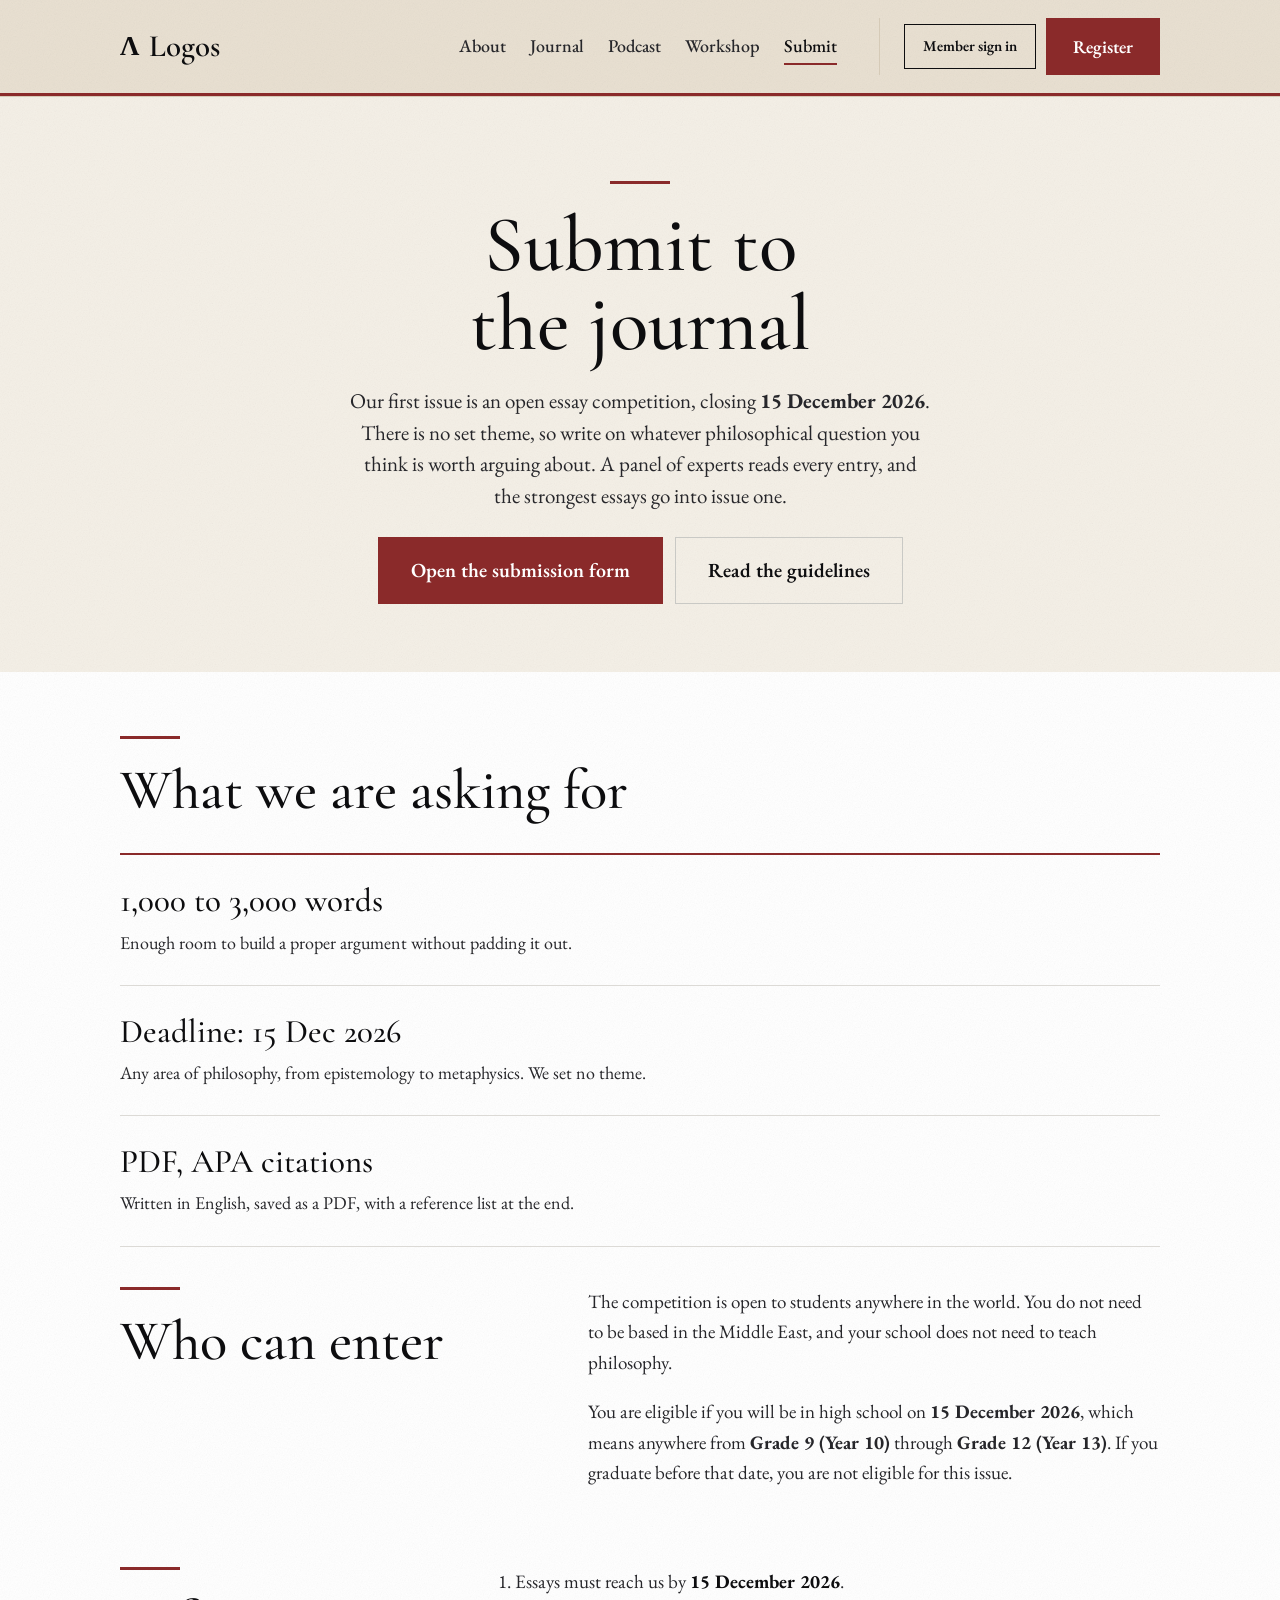
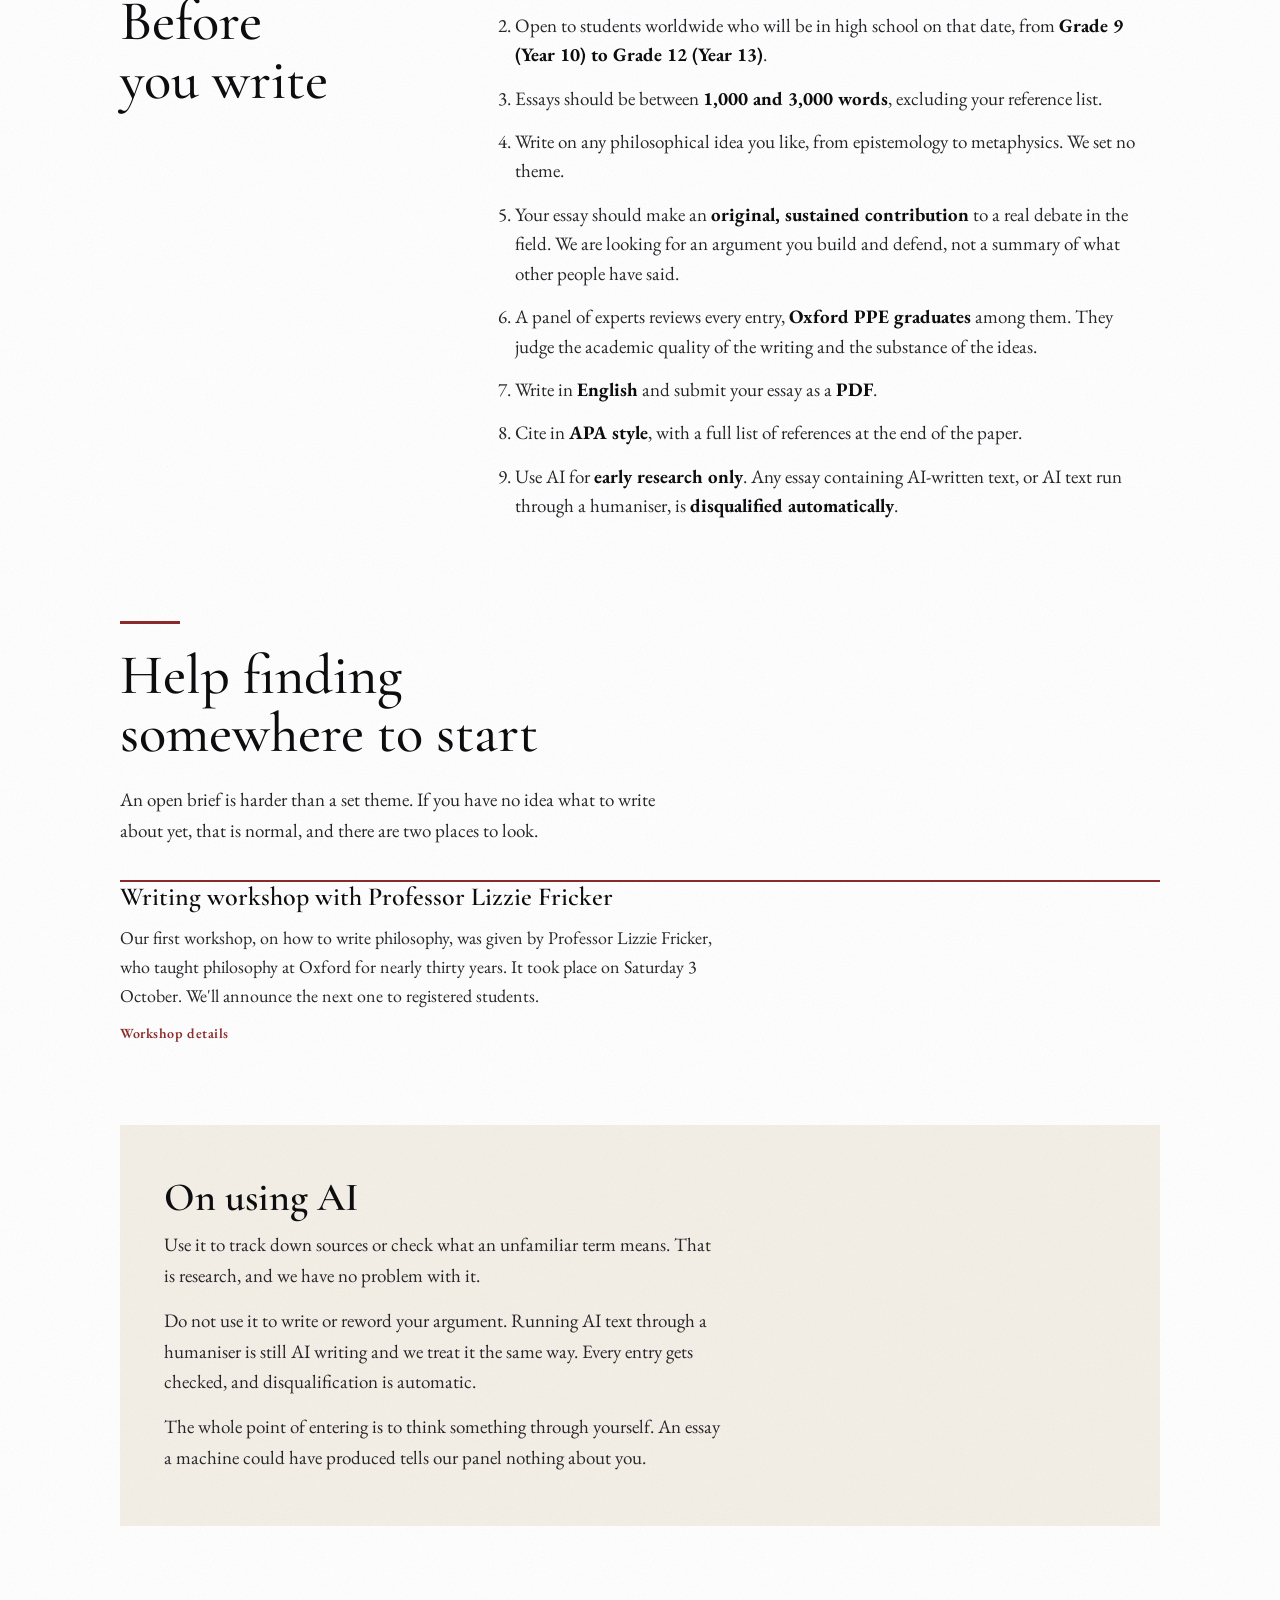
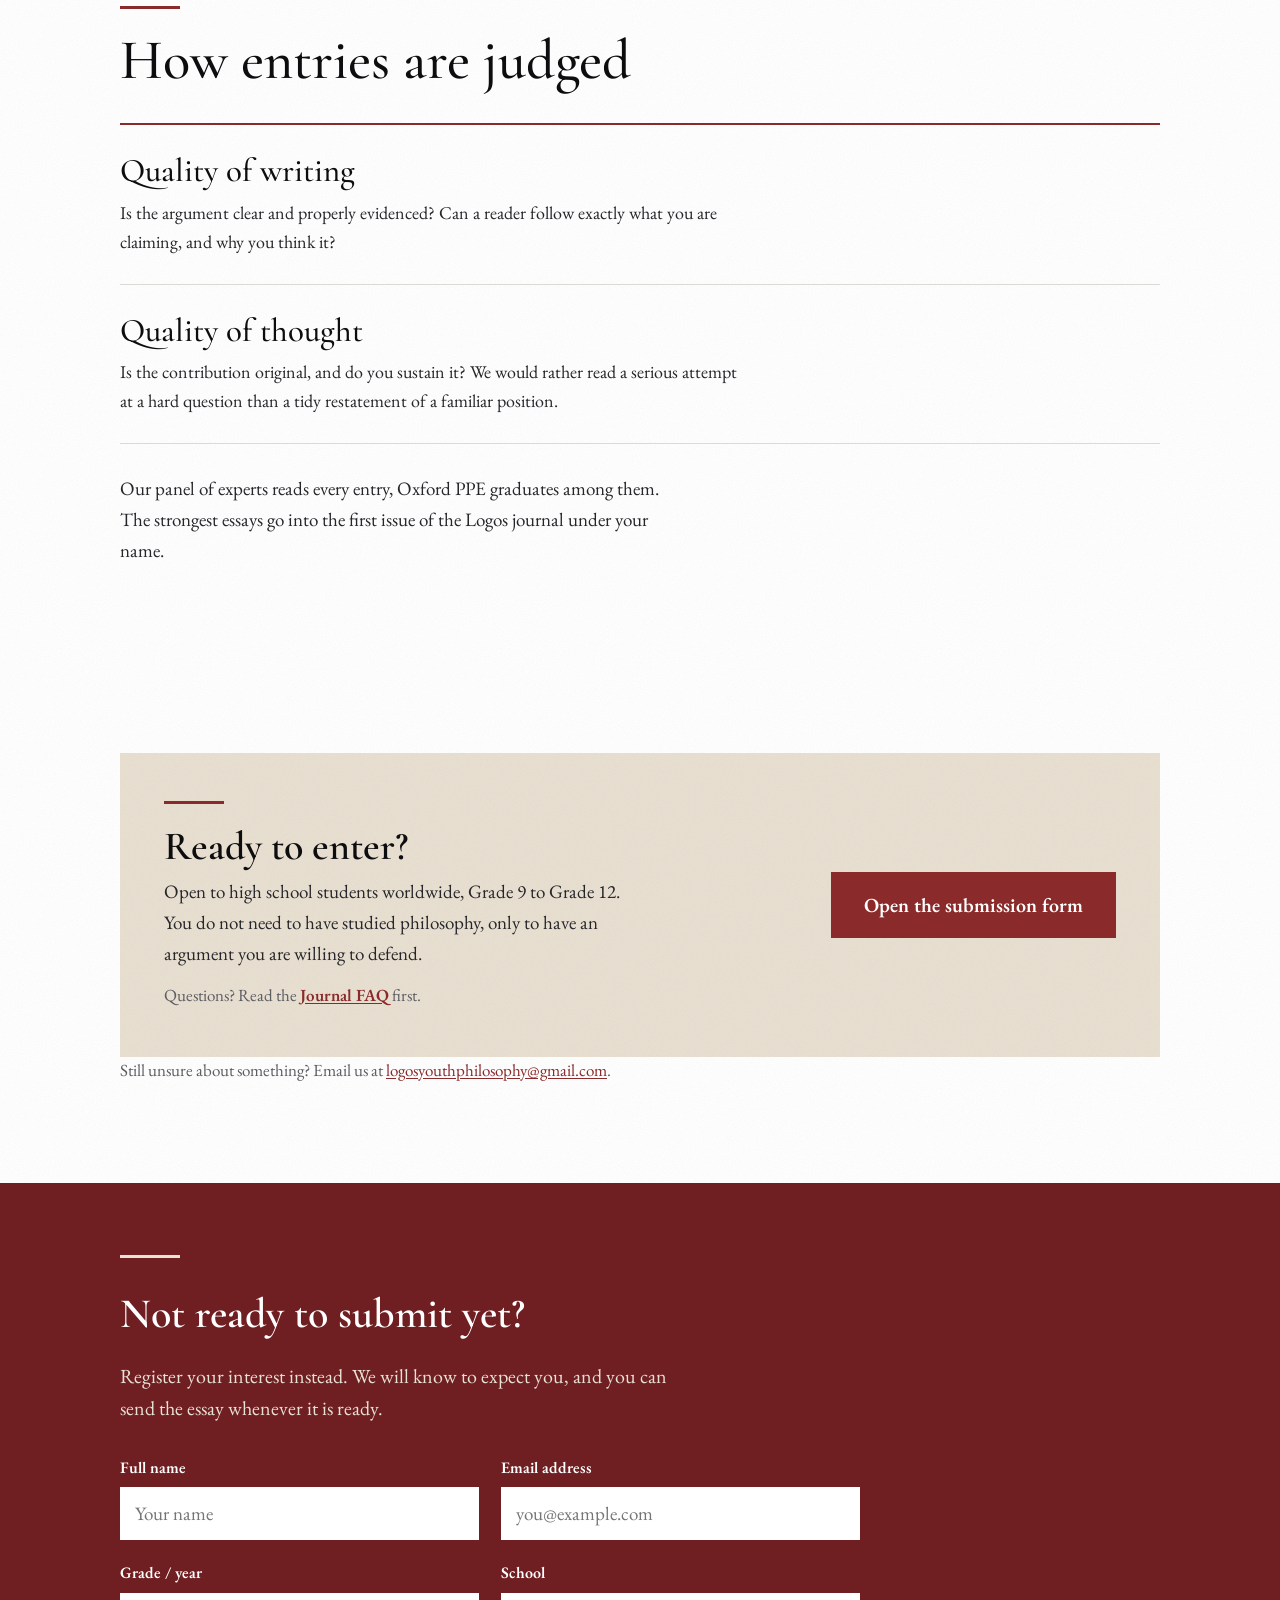
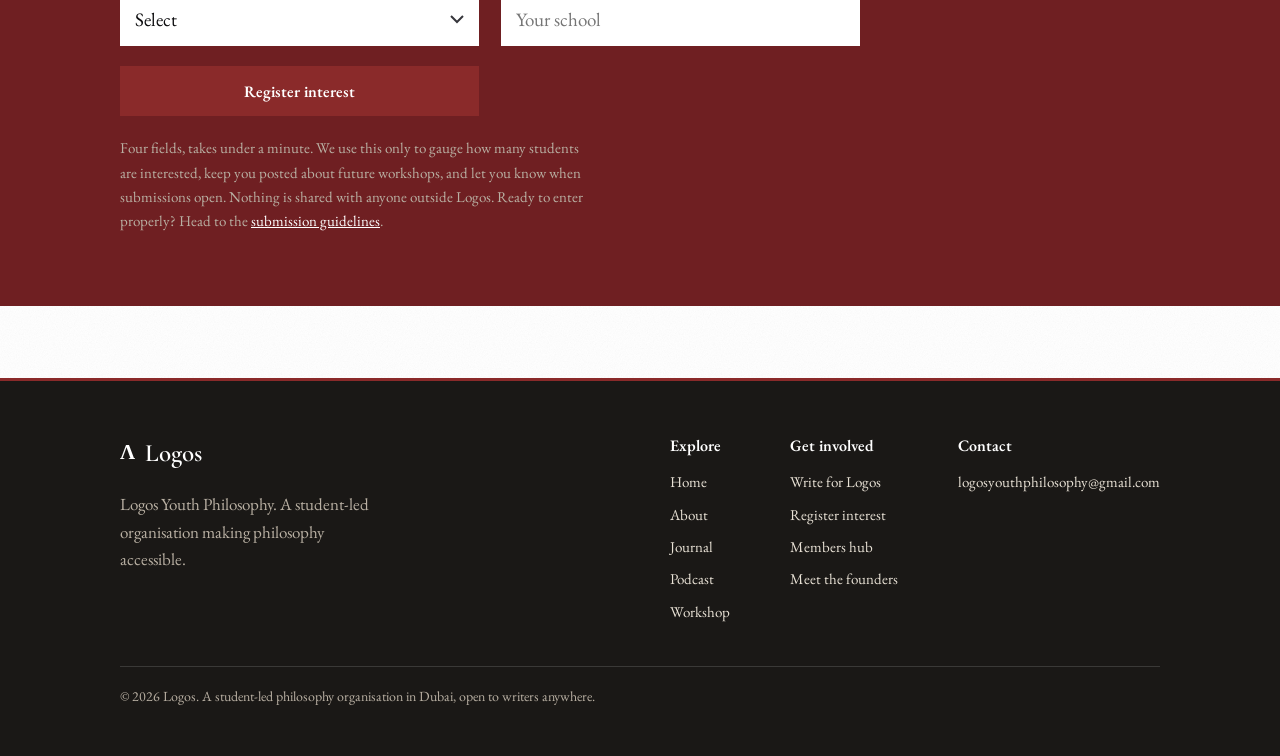
<file: submit.html>
<!DOCTYPE html>
<html lang="en">
<head>
<meta charset="utf-8">
<meta name="viewport" content="width=device-width, initial-scale=1">
<title>Submit · Logos Youth Philosophy</title>
<meta name="description" content="Submission guidelines for the Logos journal: an open philosophy essay competition for high school students worldwide, Grade 9 to Grade 12, judged by a panel including Oxford PPE graduates.">
<link rel="preconnect" href="https://fonts.googleapis.com">
<link rel="preconnect" href="https://fonts.gstatic.com" crossorigin>
<link href="https://fonts.googleapis.com/css2?family=Cormorant+Garamond:ital,wght@0,500;0,600;0,700;1,600&family=EB+Garamond:ital,wght@0,400;0,500;1,400&family=Inter:wght@400;500;600;700&display=swap" rel="stylesheet">
<link rel="stylesheet" href="styles.css">
</head>
<body>

<header class="topbar">
  <nav class="nav">
    <a class="brand" href="index.html"><span class="mark">&#923;</span><span class="name">Logos</span></a>
    <button class="nav-toggle" type="button" aria-label="Menu" aria-controls="siteMenu" aria-expanded="false">&#9776;</button>
    <div class="menu" id="siteMenu">
      <a href="about.html">About</a>
      <a href="journal.html">Journal</a>
      <a href="podcast.html">Podcast</a>
      <a href="workshop.html">Workshop</a>
      <a href="submit.html" class="active">Submit</a>
    </div>
    <div class="nav-end">
      <a class="nav-portal" href="members.html">Member sign in</a>
      <a class="btn btn-solid nav-cta" href="register.html">Register</a>
    </div>
  </nav>
</header>

<!-- PAGE HEAD -->
<section class="page-head">
  <div class="wrap">
    <h1>Submit to the journal</h1>
    <p>Our first issue is an open essay competition, closing <strong>15 December 2026</strong>. There is no set theme, so write on whatever philosophical question you think is worth arguing about. A panel of experts reads every entry, and the strongest essays go into issue one.</p>
    <div class="cta-row" style="margin-top:26px;">
      <a href="https://docs.google.com/forms/d/e/1FAIpQLSfkAxDSYLEVHVWdcsil99T5CN5R6HrI2BhUY_pSNj81jeEo5g/viewform?usp=sf_link" target="_blank" rel="noopener" class="btn btn-solid btn-lg">Open the submission form</a>
      <a href="#guidelines" class="btn btn-outline btn-lg">Read the guidelines</a>
    </div>
  </div>
</section>

<!-- AT A GLANCE -->
<section class="block" style="padding-bottom:40px;">
  <div class="wrap">
    <h2 style="max-width:20ch;">What we are asking for</h2>
    <div class="cards" style="margin-top:34px;">
      <div class="card">
        <h3>1,000 to 3,000 words</h3>
        <p>Enough room to build a proper argument without padding it out.</p>
      </div>
      <div class="card">
        <h3>Deadline: 15 Dec 2026</h3>
        <p>Any area of philosophy, from epistemology to metaphysics. We set no theme.</p>
      </div>
      <div class="card">
        <h3>PDF, APA citations</h3>
        <p>Written in English, saved as a PDF, with a reference list at the end.</p>
      </div>
    </div>
  </div>
</section>

<!-- ELIGIBILITY -->
<section class="block" style="padding-top:0;padding-bottom:40px;">
  <div class="wrap">
    <div class="split">
      <div>
        <h2>Who can enter</h2>
      </div>
      <div>
        <p>The competition is open to students anywhere in the world. You do not need to be based in the Middle East, and your school does not need to teach philosophy.</p>
        <p>You are eligible if you will be in high school on <strong>15 December 2026</strong>, which means anywhere from <strong>Grade 9 (Year 10)</strong> through <strong>Grade 12 (Year 13)</strong>. If you graduate before that date, you are not eligible for this issue.</p>
      </div>
    </div>
  </div>
</section>

<!-- GUIDELINES -->
<section class="block" id="guidelines" style="padding-top:20px;">
  <div class="wrap index">
    <div class="index-head">
      <h2>Before you write</h2>
    </div>
    <div class="index-body">
    <ol class="guidelines">
      <li>Essays must reach us by <strong>15 December 2026</strong>.</li>
      <li>Open to students worldwide who will be in high school on that date, from <strong>Grade 9 (Year 10) to Grade 12 (Year 13)</strong>.</li>
      <li>Essays should be between <strong>1,000 and 3,000 words</strong>, excluding your reference list.</li>
      <li>Write on any philosophical idea you like, from epistemology to metaphysics. We set no theme.</li>
      <li>Your essay should make an <strong>original, sustained contribution</strong> to a real debate in the field. We are looking for an argument you build and defend, not a summary of what other people have said.</li>
      <li>A panel of experts reviews every entry, <strong>Oxford PPE graduates</strong> among them. They judge the academic quality of the writing and the substance of the ideas.</li>
      <li>Write in <strong>English</strong> and submit your essay as a <strong>PDF</strong>.</li>
      <li>Cite in <strong>APA style</strong>, with a full list of references at the end of the paper.</li>
      <li>Use AI for <strong>early research only</strong>. Any essay containing AI-written text, or AI text run through a humaniser, is <strong>disqualified automatically</strong>.</li>
    </ol>
    </div>
  </div>
</section>

<!-- HELP GETTING STARTED -->
<section class="block" style="padding-top:20px;">
  <div class="wrap">
    <h2 style="max-width:22ch;">Help finding somewhere to start</h2>
    <p style="max-width:60ch;">An open brief is harder than a set theme. If you have no idea what to write about yet, that is normal, and there are two places to look.</p>
    <div class="cards two" style="margin-top:34px;">


      <a class="res-card" href="workshop.html" style="text-decoration:none;">
        <p class="tag">Held 3 October</p>
        <h3>Writing workshop with Professor Lizzie Fricker</h3>
        <p class="desc">Our first workshop, on how to write philosophy, was given by Professor Lizzie Fricker, who taught philosophy at Oxford for nearly thirty years. It took place on Saturday 3 October. We'll announce the next one to registered students.</p>
        <span class="more" style="margin-top:auto;font-family:var(--sans);font-size:14px;font-weight:600;letter-spacing:.04em;color:var(--maroon);">Workshop details</span>
      </a>

    </div>
  </div>
</section>

<!-- AI POLICY -->
<section class="block" style="padding-top:0;">
  <div class="wrap">
    <div class="empty-note" style="text-align:left;">
      <h2>On using AI</h2>
      <p style="max-width:62ch;margin:0;">Use it to track down sources or check what an unfamiliar term means. That is research, and we have no problem with it.</p>
      <p style="max-width:62ch;margin:14px 0 0;">Do not use it to write or reword your argument. Running AI text through a humaniser is still AI writing and we treat it the same way. Every entry gets checked, and disqualification is automatic.</p>
      <p style="max-width:62ch;margin:14px 0 0;">The whole point of entering is to think something through yourself. An essay a machine could have produced tells our panel nothing about you.</p>
    </div>
  </div>
</section>

<!-- HOW JUDGING WORKS -->
<section class="block" style="padding-top:0;">
  <div class="wrap">
    <h2 style="max-width:20ch;">How entries are judged</h2>
    <div class="cards two" style="margin-top:34px;">
      <div class="card">
        <h3>Quality of writing</h3>
        <p>Is the argument clear and properly evidenced? Can a reader follow exactly what you are claiming, and why you think it?</p>
      </div>
      <div class="card">
        <h3>Quality of thought</h3>
        <p>Is the contribution original, and do you sustain it? We would rather read a serious attempt at a hard question than a tidy restatement of a familiar position.</p>
      </div>
    </div>
    <p style="margin-top:30px;max-width:60ch;">Our panel of experts reads every entry, Oxford PPE graduates among them. The strongest essays go into the first issue of the Logos journal under your name.</p>
  </div>
</section>

<!-- CALLOUT -->
<section class="block">
  <div class="wrap">
    <div class="callout">
      <div>
        <h2>Ready to enter?</h2>
        <p>Open to high school students worldwide, Grade 9 to Grade 12. You do not need to have studied philosophy, only to have an argument you are willing to defend.</p>
        <p class="faq-ref">Questions? Read the <a href="journal.html#faq">Journal FAQ</a> first.</p>
      </div>
      <div class="cta-row">
        <a href="https://docs.google.com/forms/d/e/1FAIpQLSfkAxDSYLEVHVWdcsil99T5CN5R6HrI2BhUY_pSNj81jeEo5g/viewform?usp=sf_link" target="_blank" rel="noopener" class="btn btn-solid btn-lg">Open the submission form</a>
      </div>
    </div>
    <p class="faq-more">Still unsure about something? Email us at <a href="mailto:logosyouthphilosophy@gmail.com">logosyouthphilosophy@gmail.com</a>.</p>
  </div>
</section>

<!-- REGISTER INTEREST -->
<section class="register" id="register-interest">
  <div class="wrap">
    <h2>Not ready to submit yet?</h2>
    <p class="reg-intro">Register your interest instead. We will know to expect you, and you can send the essay whenever it is ready.</p>
    <form name="register-interest" method="POST" data-netlify="true" data-netlify-honeypot="bot-field" action="/thanks.html" class="reg-form">
        <input type="hidden" name="form-name" value="register-interest">
        <p class="reg-hp"><label>Leave this empty: <input name="bot-field"></label></p>

        <div class="reg-field">
          <label for="s-name">Full name</label>
          <input id="s-name" name="name" type="text" required autocomplete="name" placeholder="Your name">
        </div>

                <div class="reg-field">
          <label for="s-email">Email address</label>
          <input id="s-email" name="email" type="email" required autocomplete="email" placeholder="you@example.com">
        </div>

<div class="reg-field">
          <label for="s-grade">Grade / year</label>
          <select id="s-grade" name="grade" required>
            <option value="" disabled selected>Select</option>
            <option>Grade 9 / Year 10</option>
            <option>Grade 10 / Year 11</option>
            <option>Grade 11 / Year 12</option>
            <option>Grade 12 / Year 13</option>
            <option>Other</option>
          </select>
        </div>

        <div class="reg-field">
          <label for="s-school">School</label>
          <input id="s-school" name="school" type="text" required placeholder="Your school">
        </div>

        <button type="submit" class="btn-reg">Register interest</button>
      </form>
    <p class="reg-note">Four fields, takes under a minute. We use this only to gauge how many students are interested, keep you posted about future workshops, and let you know when submissions open. Nothing is shared with anyone outside Logos. Ready to enter properly? Head to the <a href="submit.html">submission guidelines</a>.</p>
  </div>
</section>

<footer>
  <div class="wrap foot">
    <div>
      <a class="brand" href="index.html"><span class="mark">&#923;</span><span class="name">Logos</span></a>
      <p style="max-width:34ch;margin:18px 0 0;font-size:17px;color:var(--muted);">Logos Youth Philosophy. A student-led organisation making philosophy accessible.</p>
    </div>
    <div class="cols">
      <div>
        <h4>Explore</h4>
        <a href="index.html">Home</a>
        <a href="about.html">About</a>
        <a href="journal.html">Journal</a>
        <a href="podcast.html">Podcast</a>
        <a href="workshop.html">Workshop</a>
      </div>
      <div>
        <h4>Get involved</h4>
        <a href="submit.html">Write for Logos</a>
        <a href="register.html">Register interest</a>
        <a href="members.html">Members hub</a>
          <a href="about.html">Meet the founders</a>
      </div>
      <div>
        <h4>Contact</h4>
        <a href="mailto:logosyouthphilosophy@gmail.com">logosyouthphilosophy@gmail.com</a>
      </div>
    </div>
  </div>
  <div class="wrap"><p class="foot-note">&copy; 2026 Logos. A student-led philosophy organisation in Dubai, open to writers anywhere.</p></div>
</footer>

<script src="app.js"></script>
</body>
</html>
</file>
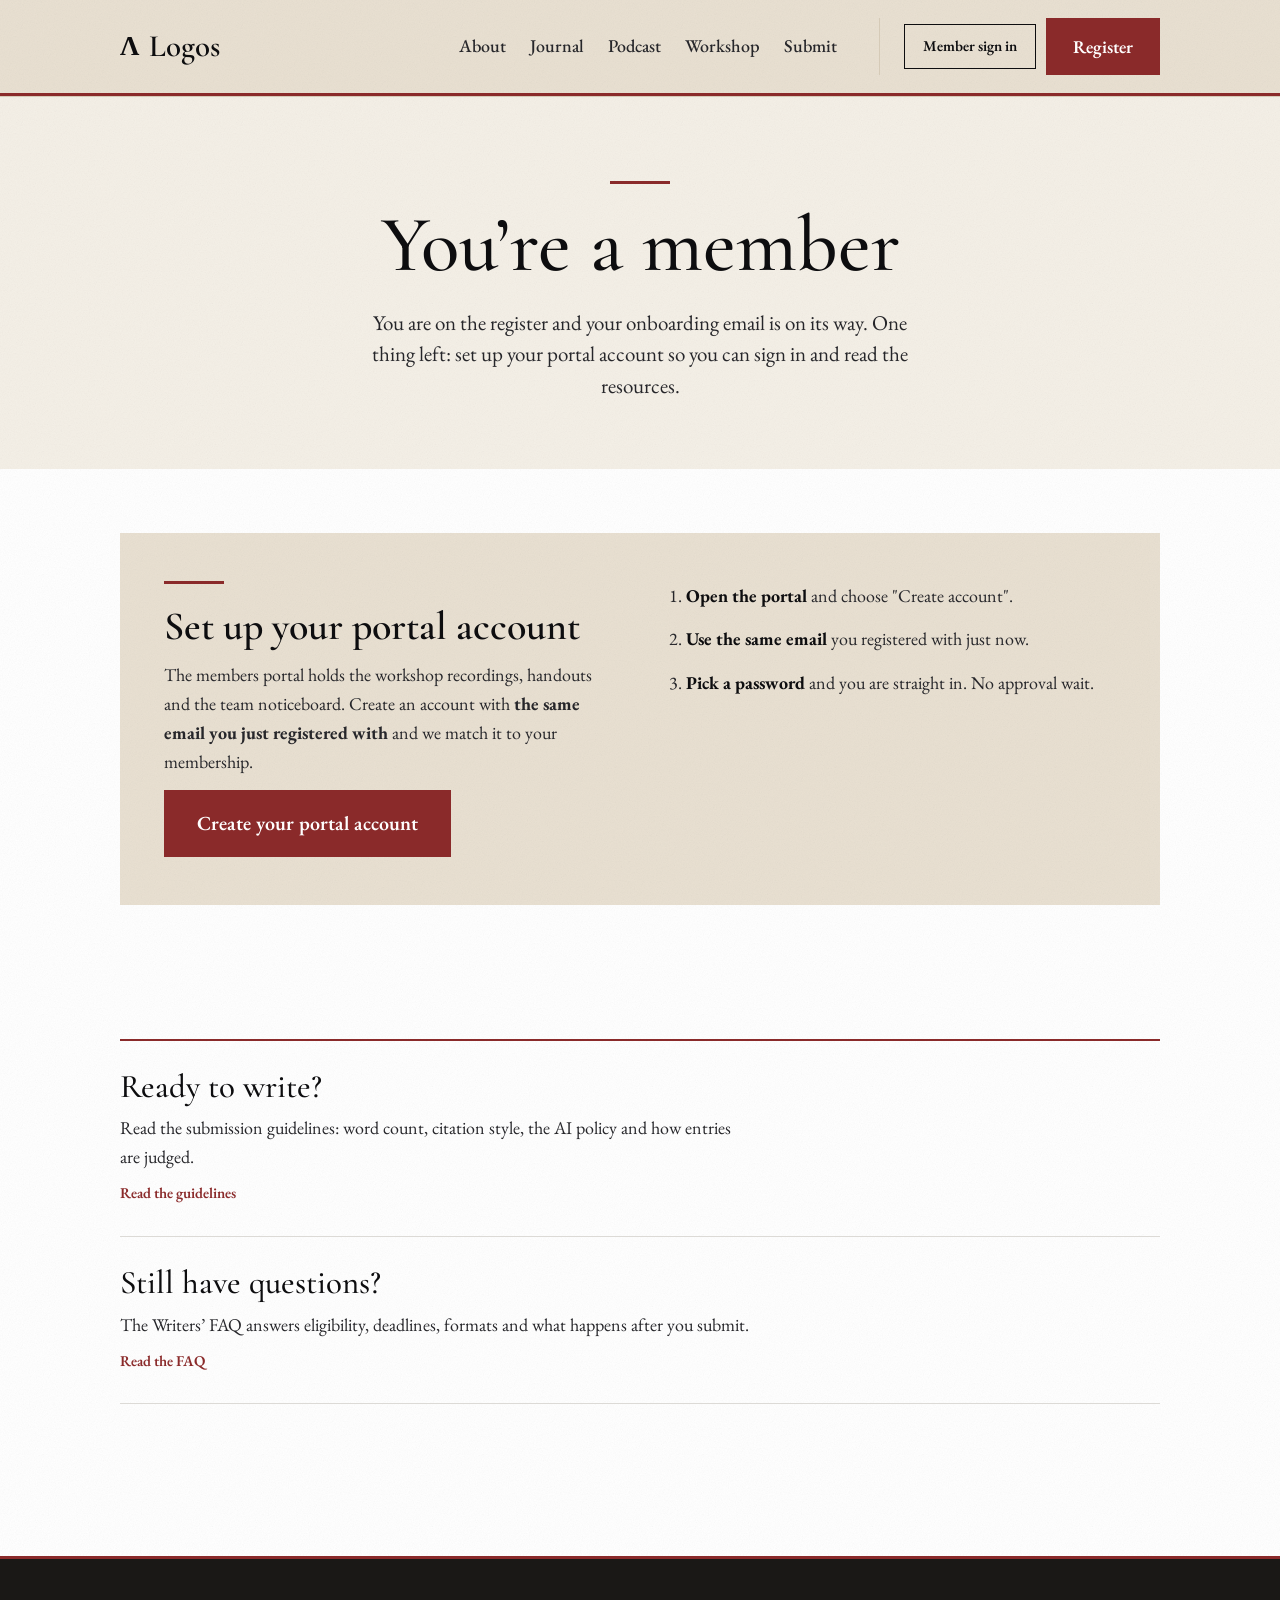
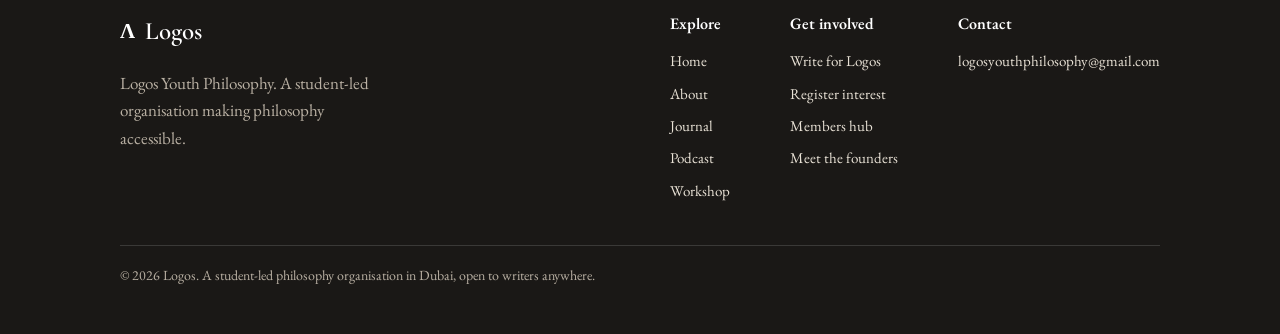
<file: thanks.html>
<!DOCTYPE html>
<html lang="en">
<head>
<meta charset="utf-8">
<meta name="viewport" content="width=device-width, initial-scale=1">
<title>You&rsquo;re a member · Logos Youth Philosophy</title>
<meta name="robots" content="noindex">
<link rel="preconnect" href="https://fonts.googleapis.com">
<link rel="preconnect" href="https://fonts.gstatic.com" crossorigin>
<link href="https://fonts.googleapis.com/css2?family=Cormorant+Garamond:ital,wght@0,500;0,600;0,700;1,600&family=EB+Garamond:ital,wght@0,400;0,500;1,400&family=Inter:wght@400;500;600;700&display=swap" rel="stylesheet">
<link rel="stylesheet" href="styles.css">
</head>
<body>

<header class="topbar">
  <nav class="nav">
    <a class="brand" href="index.html"><span class="mark">&#923;</span><span class="name">Logos</span></a>
    <button class="nav-toggle" type="button" aria-label="Menu" aria-controls="siteMenu" aria-expanded="false">&#9776;</button>
    <div class="menu" id="siteMenu">
      <a href="about.html">About</a>
      <a href="journal.html">Journal</a>
      <a href="podcast.html">Podcast</a>
      <a href="workshop.html">Workshop</a>
      <a href="submit.html">Submit</a>
    </div>
    <div class="nav-end">
      <a class="nav-portal" href="members.html">Member sign in</a>
      <a class="btn btn-solid nav-cta" href="register.html">Register</a>
    </div>
  </nav>
</header>

<section class="page-head">
  <div class="wrap">
    <h1>You&rsquo;re a member</h1>
    <p>You are on the register and your onboarding email is on its way. One thing left: set up your portal account so you can sign in and read the resources.</p>
  </div>
</section>

<!-- PORTAL STEP -->
<section class="block" style="padding-bottom:26px;">
  <div class="wrap">
    <div class="portal-step">
      <div>
        <h2>Set up your portal account</h2>
        <p>The members portal holds the workshop recordings, handouts and the team noticeboard. Create an account with <strong>the same email you just registered with</strong> and we match it to your membership.</p>
        <a href="members.html" class="btn btn-lg btn-teal">Create your portal account</a>
      </div>
      <ol class="step-list">
        <li><strong>Open the portal</strong> and choose "Create account".</li>
        <li><strong>Use the same email</strong> you registered with just now.</li>
        <li><strong>Pick a password</strong> and you are straight in. No approval wait.</li>
      </ol>
    </div>
  </div>
</section>

<section class="block">
  <div class="wrap">
    <div class="cards">
      <a class="card" href="submit.html">
        <h3>Ready to write?</h3>
        <p>Read the submission guidelines: word count, citation style, the AI policy and how entries are judged.</p>
        <span class="more">Read the guidelines</span>
      </a>
      <a class="card" href="journal.html">
        <h3>Still have questions?</h3>
        <p>The Writers&rsquo; FAQ answers eligibility, deadlines, formats and what happens after you submit.</p>
        <span class="more">Read the FAQ</span>
      </a>
    </div>
  </div>
</section>

<footer>
  <div class="wrap foot">
    <div>
      <a class="brand" href="index.html"><span class="mark">&#923;</span><span class="name">Logos</span></a>
      <p style="max-width:34ch;margin:18px 0 0;font-size:17px;color:var(--muted);">Logos Youth Philosophy. A student-led organisation making philosophy accessible.</p>
    </div>
    <div class="cols">
      <div>
        <h4>Explore</h4>
        <a href="index.html">Home</a>
        <a href="about.html">About</a>
        <a href="journal.html">Journal</a>
        <a href="podcast.html">Podcast</a>
        <a href="workshop.html">Workshop</a>
      </div>
      <div>
        <h4>Get involved</h4>
        <a href="submit.html">Write for Logos</a>
        <a href="register.html">Register interest</a>
        <a href="members.html">Members hub</a>
          <a href="about.html">Meet the founders</a>
      </div>
      <div>
        <h4>Contact</h4>
        <a href="mailto:logosyouthphilosophy@gmail.com">logosyouthphilosophy@gmail.com</a>
      </div>
    </div>
  </div>
  <div class="wrap"><p class="foot-note">&copy; 2026 Logos. A student-led philosophy organisation in Dubai, open to writers anywhere.</p></div>
</footer>

<script src="app.js"></script>
</body>
</html>
</file>
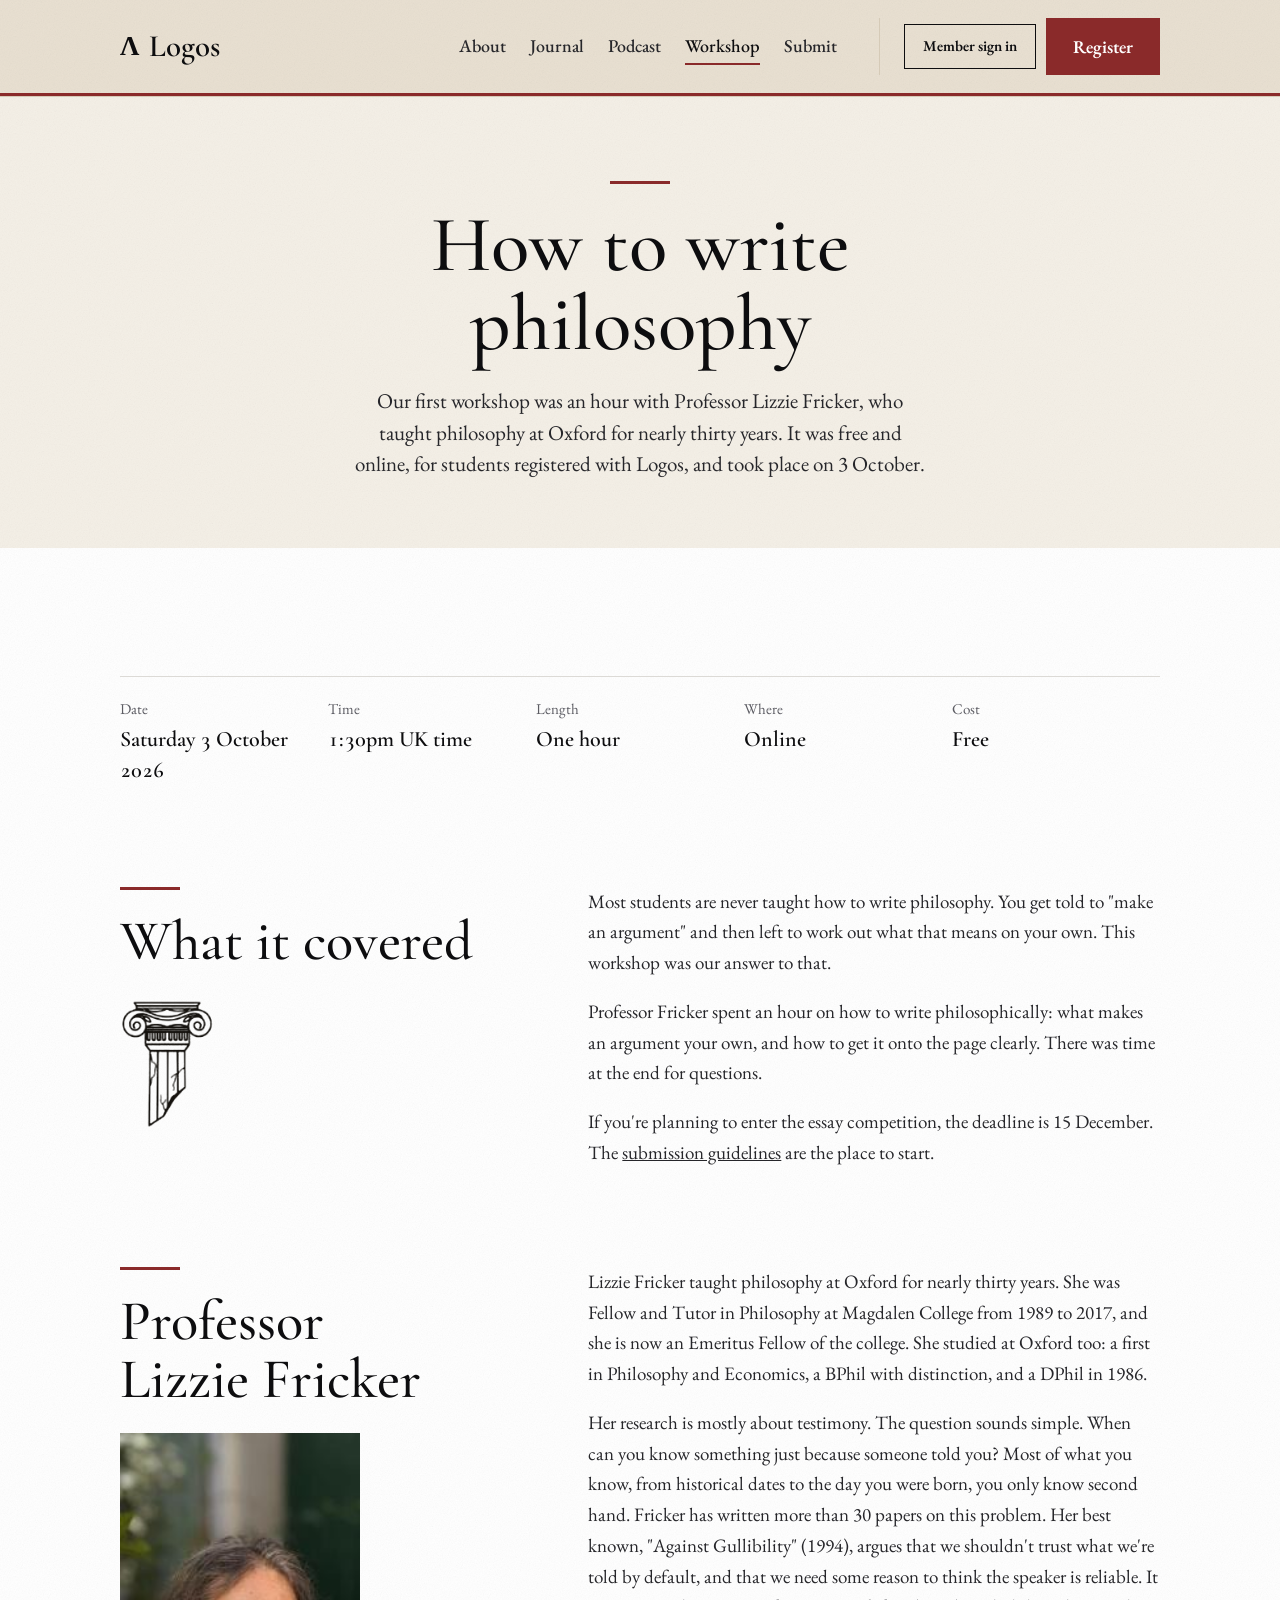
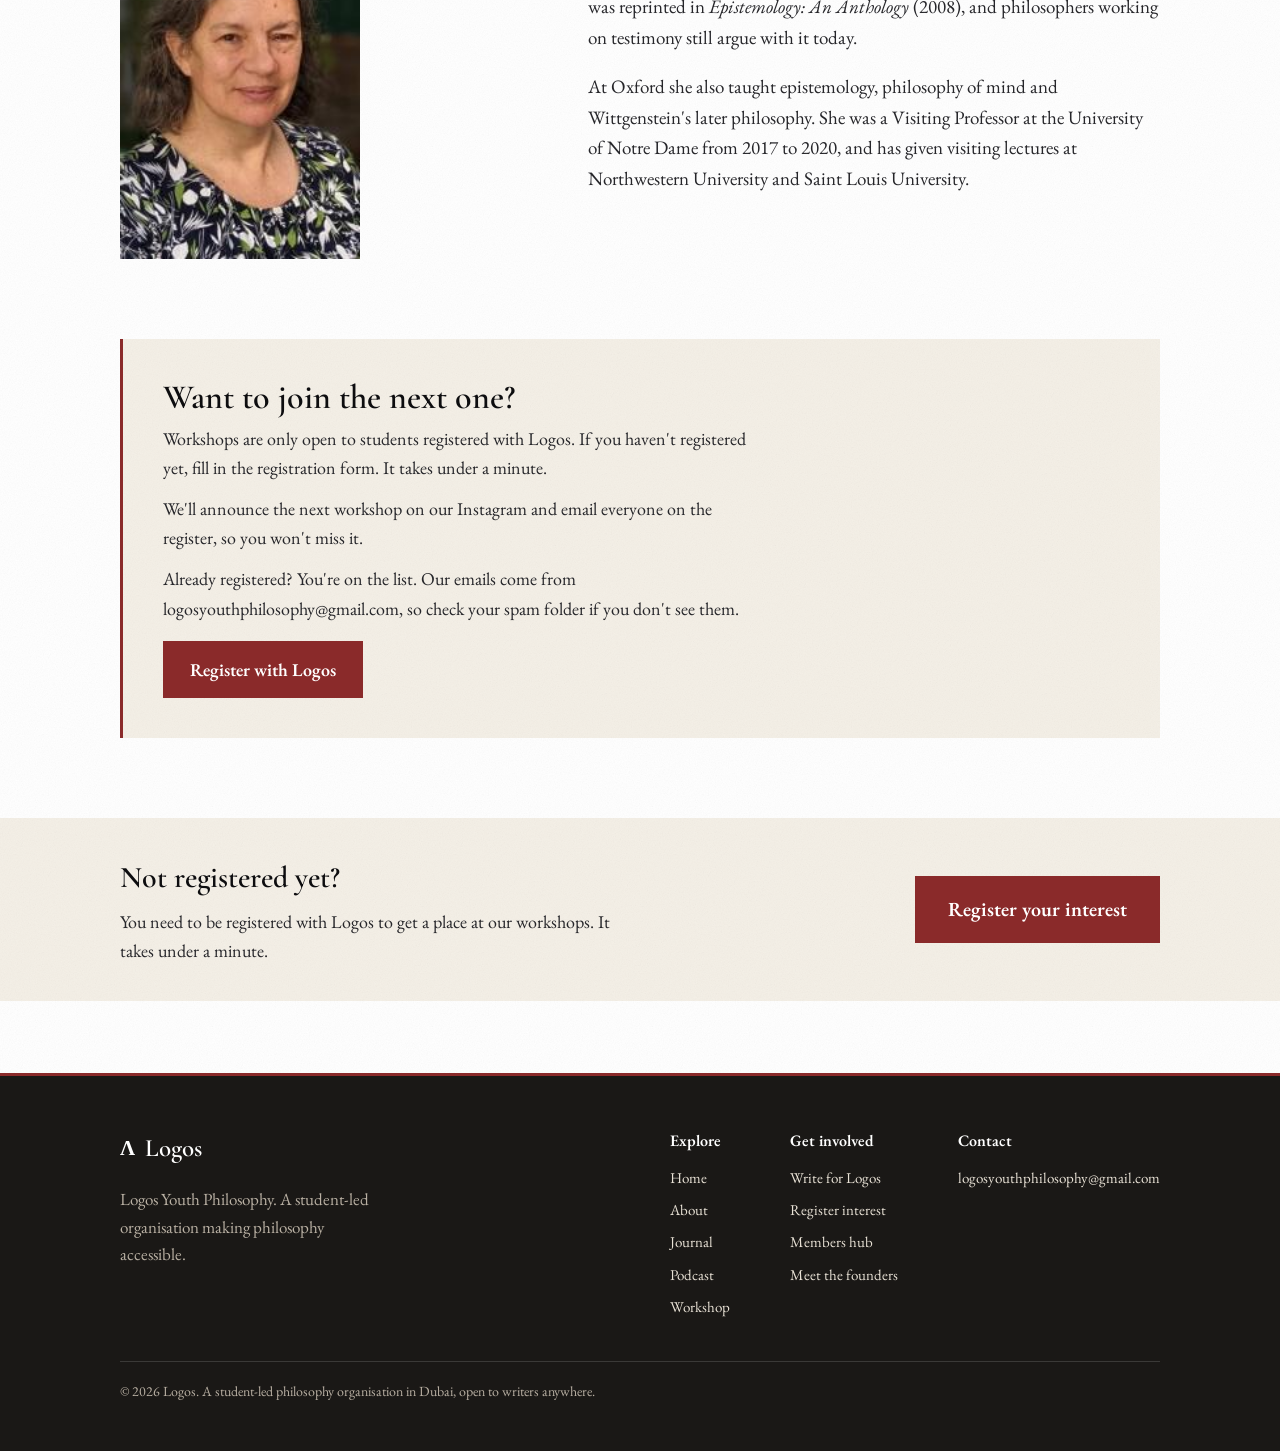
<file: workshop.html>
<!DOCTYPE html>
<html lang="en">
<head>
<meta charset="utf-8">
<meta name="viewport" content="width=device-width, initial-scale=1">
<title>Writing Workshop · Logos Youth Philosophy</title>
<link rel="preconnect" href="https://fonts.googleapis.com">
<link rel="preconnect" href="https://fonts.gstatic.com" crossorigin>
<link href="https://fonts.googleapis.com/css2?family=Cormorant+Garamond:ital,wght@0,500;0,600;0,700;1,600&family=EB+Garamond:ital,wght@0,400;0,500;1,400&family=Inter:wght@400;500;600;700&display=swap" rel="stylesheet">
<link rel="stylesheet" href="styles.css">
</head>
<body>

<header class="topbar">
  <nav class="nav">
    <a class="brand" href="index.html"><span class="mark">&#923;</span><span class="name">Logos</span></a>
    <button class="nav-toggle" type="button" aria-label="Menu" aria-controls="siteMenu" aria-expanded="false">&#9776;</button>
    <div class="menu" id="siteMenu">
      <a href="about.html">About</a>
      <a href="journal.html">Journal</a>
      <a href="podcast.html">Podcast</a>
      <a href="workshop.html" class="active">Workshop</a>
      <a href="submit.html">Submit</a>
    </div>
    <div class="nav-end">
      <a class="nav-portal" href="members.html">Member sign in</a>
      <a class="btn btn-solid nav-cta" href="register.html">Register</a>
    </div>
  </nav>
</header>

<section class="page-head">
  <div class="wrap">
    <h1>How to write philosophy</h1>
    <p>Our first workshop was an hour with Professor Lizzie Fricker, who taught philosophy at Oxford for nearly thirty years. It was free and online, for students registered with Logos, and took place on 3 October.</p>
  </div>
</section>

<section class="block" style="padding-top:64px;padding-bottom:0;">
  <div class="wrap">
    <div class="ws-facts">
      <div><span>Date</span><strong>Saturday 3 October 2026</strong></div>
      <div><span>Time</span><strong>1:30pm UK time</strong></div>
      <div><span>Length</span><strong>One hour</strong></div>
      <div><span>Where</span><strong>Online</strong></div>
      <div><span>Cost</span><strong>Free</strong></div>
    </div>
  </div>
</section>

<section class="block">
  <div class="wrap">
    <div class="split">
      <div>
        <h2>What it covered</h2>
        <img class="ornament orn-sm" src="art/capital.png" alt="" width="115" height="156" loading="lazy">
      </div>
      <div>
        <p>Most students are never taught how to write philosophy. You get told to "make an argument" and then left to work out what that means on your own. This workshop was our answer to that.</p>
        <p>Professor Fricker spent an hour on how to write philosophically: what makes an argument your own, and how to get it onto the page clearly. There was time at the end for questions.</p>
        <p>If you're planning to enter the essay competition, the deadline is 15 December. The <a href="submit.html">submission guidelines</a> are the place to start.</p>
      </div>
    </div>
  </div>
</section>

<section class="block" style="padding-top:0;">
  <div class="wrap">
    <div class="split">
      <div>
        <h2>Professor Lizzie Fricker</h2>
        <img class="speaker-photo" src="team/fricker.jpg" alt="Professor Lizzie Fricker" width="183" height="325">
      </div>
      <div>
        <p>Lizzie Fricker taught philosophy at Oxford for nearly thirty years. She was Fellow and Tutor in Philosophy at Magdalen College from 1989 to 2017, and she is now an Emeritus Fellow of the college. She studied at Oxford too: a first in Philosophy and Economics, a BPhil with distinction, and a DPhil in 1986.</p>
        <p>Her research is mostly about testimony. The question sounds simple. When can you know something just because someone told you? Most of what you know, from historical dates to the day you were born, you only know second hand. Fricker has written more than 30 papers on this problem. Her best known, "Against Gullibility" (1994), argues that we shouldn't trust what we're told by default, and that we need some reason to think the speaker is reliable. It was reprinted in <em>Epistemology: An Anthology</em> (2008), and philosophers working on testimony still argue with it today.</p>
        <p>At Oxford she also taught epistemology, philosophy of mind and Wittgenstein's later philosophy. She was a Visiting Professor at the University of Notre Dame from 2017 to 2020, and has given visiting lectures at Northwestern University and Saint Louis University.</p>
      </div>
    </div>
  </div>
</section>

<section class="block" style="padding-top:0;">
  <div class="wrap">
    <div class="notice" id="how-to-join">
      <div class="n-body">
        <h2>Want to join the next one?</h2>
        <p>Workshops are only open to students registered with Logos. If you haven't registered yet, fill in the registration form. It takes under a minute.</p>
        <p>We'll announce the next workshop on our Instagram and email everyone on the register, so you won't miss it.</p>
        <p>Already registered? You're on the list. Our emails come from logosyouthphilosophy@gmail.com, so check your spam folder if you don't see them.</p>
        <p style="margin-top:18px;"><a href="register.html" class="btn btn-solid">Register with Logos</a></p>
      </div>
    </div>
  </div>
</section>

<!-- REGISTER STRIP -->
<section class="reg-strip">
  <div class="wrap inner">
    <div>
      <h3>Not registered yet?</h3>
      <p>You need to be registered with Logos to get a place at our workshops. It takes under a minute.</p>
    </div>
    <a href="register.html" class="btn btn-solid btn-lg">Register your interest</a>
  </div>
</section>

<footer>
  <div class="wrap foot">
    <div>
      <a class="brand" href="index.html"><span class="mark">&#923;</span><span class="name">Logos</span></a>
      <p style="max-width:34ch;margin:18px 0 0;font-size:17px;color:var(--muted);">Logos Youth Philosophy. A student-led organisation making philosophy accessible.</p>
    </div>
    <div class="cols">
      <div>
        <h4>Explore</h4>
        <a href="index.html">Home</a>
        <a href="about.html">About</a>
        <a href="journal.html">Journal</a>
        <a href="podcast.html">Podcast</a>
        <a href="workshop.html">Workshop</a>
      </div>
      <div>
        <h4>Get involved</h4>
        <a href="submit.html">Write for Logos</a>
        <a href="register.html">Register interest</a>
        <a href="members.html">Members hub</a>
          <a href="about.html">Meet the founders</a>
      </div>
      <div>
        <h4>Contact</h4>
        <a href="mailto:logosyouthphilosophy@gmail.com">logosyouthphilosophy@gmail.com</a>
      </div>
    </div>
  </div>
  <div class="wrap"><p class="foot-note">&copy; 2026 Logos. A student-led philosophy organisation in Dubai, open to writers anywhere.</p></div>
</footer>

<script src="app.js"></script>
</body>
</html>
</file>
<file: styles.css>
/* ===== Logos Youth Philosophy =====
   One accent colour, two text greys, and a short ladder of warm neutrals.
   Every radius is 0, so inner radius always equals outer radius minus padding.
   Groups are separated by space and hairlines, never by boxes.
   No uppercase tracking, no negative kerning, no pills, no badges.

   Background ladder, light to dark. Pages alternate through it rather than
   sitting on white the whole way down:
     --bg       white          body copy
     --bg-alt   parchment      page heads, callouts, notices
     --beige    beige          nav bar, portal board
     --accent-dark  maroon     one deep band per page (register, callout)
     --dark     near-black     footer, portal sidebar */

:root{
  --accent:#8a2a2a;
  --accent-dark:#6f1f22;

  --ink:#0d0d0f;      /* headings     19.9:1 on white */
  --body:#26262a;     /* body text    15.1:1 on white */
  --muted:#5c5c63;    /* captions      6.4:1 on white */

  --bg:#ffffff;
  --bg-alt:#f4efe6;   /* parchment, the light alternate band */
  --beige:#e8dfd0;    /* beige, the nav and the portal board */
  --beige-line:#d5cab7;
  --dark:#1a1816;     /* footer and portal sidebar */
  --on-dark:#e9e2d6;  /* text on --dark and --accent-dark */
  --on-dark-dim:#b9b0a3;
  --line:#dcdad6;

  /* faint fractal-noise paper grain, baked at low opacity; tiles seamlessly */
  --paper:url("data:image/svg+xml,%3Csvg%20xmlns%3D%27http%3A%2F%2Fwww.w3.org%2F2000%2Fsvg%27%20width%3D%27220%27%20height%3D%27220%27%3E%3Cfilter%20id%3D%27p%27%3E%3CfeTurbulence%20type%3D%27fractalNoise%27%20baseFrequency%3D%270.85%27%20numOctaves%3D%273%27%20stitchTiles%3D%27stitch%27%2F%3E%3CfeColorMatrix%20type%3D%27saturate%27%20values%3D%270%27%2F%3E%3C%2Ffilter%3E%3Crect%20width%3D%27220%27%20height%3D%27220%27%20filter%3D%27url%28%23p%29%27%20opacity%3D%270.09%27%2F%3E%3C%2Fsvg%3E");
  --seal:url("data:image/svg+xml,%3Csvg%20xmlns%3D%27http%3A%2F%2Fwww.w3.org%2F2000%2Fsvg%27%20viewBox%3D%270%200%20400%20400%27%3E%3Cg%20fill%3D%27none%27%20stroke%3D%27%238a2a2a%27%20stroke-opacity%3D%270.09%27%3E%3Ccircle%20cx%3D%27200%27%20cy%3D%27200%27%20r%3D%27188%27%20stroke-width%3D%272%27%2F%3E%3Ccircle%20cx%3D%27200%27%20cy%3D%27200%27%20r%3D%27171%27%20stroke-width%3D%271%27%2F%3E%3Cpath%20d%3D%27M200%20118%20L130%20288%20M200%20118%20L270%20288%27%20stroke-width%3D%2712%27%20stroke-linecap%3D%27round%27%2F%3E%3C%2Fg%3E%3C%2Fsvg%3E");

  /* back-compat aliases so any stray reference still resolves */
  --maroon:#8a2a2a;
  --maroon-dark:#6f1f22;
  --gold:#5c5c63;
  --gold-soft:#dededb;
  --teal:#8a2a2a;
  --card:#ffffff;
  --cream:#ffffff;
  --cream-2:#f4f4f2;

  /* Display and text are the same family at different optical sizes.
     No sans anywhere: --sans is aliased so older rules still resolve. */
  --serif:"Cormorant Garamond", Georgia, serif;
  --text:"EB Garamond", Georgia, serif;
  --sans:"EB Garamond", Georgia, serif;
}

*{box-sizing:border-box;}
html{scroll-behavior:smooth;}
body{
  margin:0;font-family:var(--text);color:var(--body);background:var(--paper),var(--bg);
  font-size:19px;line-height:1.62;-webkit-font-smoothing:antialiased;
}
a{color:inherit;}
img{max-width:100%;display:block;}
.wrap{max-width:1120px;margin:0 auto;padding:0 40px;}

/* headlines wrap by sense, not by column width */
h1,h2,h3,.q{text-wrap:balance;}

/* numbers that sit in columns or change in place line up */
.stats .num,.tz td,.mh-table td,.mh-table th,.mh-date .when,.mh-date .count,
.ws-facts strong,.mh-session .when{font-variant-numeric:tabular-nums;}

:focus-visible{outline:2px solid var(--accent);outline-offset:2px;}

/* Red accent system: one short rule opens every major heading, so the colour
   is structural and repeated rather than sprinkled. */
.hero h1::before,
.page-head h1::before,
.block > .wrap > h2::before,
.split > div > h2::before,
.index-head h2::before,
.register h2::before,
.callout h2::before,
.contact-cta h2::before,
.portal-step h2::before,
.reg-panel h2::before{
  content:"";display:block;width:60px;height:3px;background:var(--accent);
  margin:0 0 22px;
}
.split > div > h2{margin-bottom:0;}

/* ---------- Nav ---------- */
.topbar{position:sticky;top:0;z-index:50;background:var(--paper),var(--beige);border-bottom:1px solid var(--beige-line);
  transition:box-shadow .25s ease;}
.topbar.is-stuck{box-shadow:0 14px 30px -26px rgba(26,24,22,.9);}
.topbar::after{content:"";display:block;height:3px;background:var(--accent);}
.nav{display:flex;align-items:center;max-width:1120px;margin:0 auto;padding:18px 40px;gap:18px;}
.brand{display:flex;align-items:center;gap:10px;text-decoration:none;color:var(--ink);}
.brand .mark{font-family:var(--serif);font-size:27px;font-weight:600;line-height:1;}
.brand .name{font-family:var(--serif);font-weight:600;font-size:31px;}

/* page links: plain text, equal weight, one underline for the current page */
.menu{display:flex;align-items:center;gap:24px;margin-left:auto;}
.menu a{font-family:var(--sans);font-size:18px;font-weight:500;color:var(--body);
  text-decoration:none;padding:3px 0;border-bottom:2px solid transparent;}
.menu a:hover{color:var(--ink);}
.menu a.active{color:var(--ink);border-bottom-color:var(--accent);}

/* account cluster: separated by a rule, and deliberately not styled like a page link */
.nav-end{display:flex;align-items:center;gap:10px;margin-left:24px;padding-left:24px;
  border-left:1px solid var(--beige-line);}
.nav-cta{font-size:15px;padding:10px 18px;}

.btn{font-family:var(--sans);font-weight:600;font-size:18px;border-radius:0;padding:13px 26px;
  text-decoration:none;display:inline-block;cursor:pointer;border:1px solid transparent;
  transition:background .15s, border-color .15s, transform .08s;}
.btn:active{transform:translateY(1px);}
.btn-solid{background:var(--accent);color:#fff;}
.btn-solid:hover{background:var(--accent-dark);}
.btn-outline{background:transparent;color:var(--ink);border-color:#c9c9c5;}
.btn-outline:hover{border-color:var(--ink);}
.btn-lg{font-size:20px;padding:16px 32px;}
.btn-teal{background:var(--accent);color:#fff;border-color:var(--accent);}
.btn-teal:hover{background:var(--accent-dark);border-color:var(--accent-dark);}

/* busy state for any control that kicks off work */
.btn[aria-busy="true"],button[aria-busy="true"]{opacity:.6;pointer-events:none;cursor:default;}

/* sign in is a button with the same weight as Register, outlined so the two read as a pair */
.nav-portal{
  font-family:var(--sans);font-size:15px;font-weight:600;color:var(--ink);
  text-decoration:none;white-space:nowrap;border:1px solid var(--ink);padding:9px 18px;
  transition:background .15s,color .15s;
}
.nav-portal:hover,.nav-portal.is-on{background:var(--ink);color:#fff;}

/* retired decoration and filler, kept as no-ops so stray markup renders nothing */
.rainbow,.ornament,.orn,.reg-micro,.langs-badge{display:none;}

/* ---------- Hero (centred, matching the interior page heads) ---------- */
.hero{position:relative;overflow:hidden;padding:96px 0 84px;margin-bottom:64px;
  background:var(--paper),var(--bg-alt);text-align:center;}
.hero > .wrap{position:relative;z-index:1;}
/* faint Logos seal behind the title */
.hero::before{content:"";position:absolute;top:50%;left:50%;z-index:0;pointer-events:none;
  width:min(620px,86vw);height:min(620px,86vw);transform:translate(-50%,-50%);
  background:var(--seal) center/contain no-repeat;}
.hero h1{font-family:var(--serif);font-weight:500;color:var(--ink);
  font-size:clamp(52px,7vw,104px);line-height:0.98;margin:0 auto 26px;max-width:16ch;}
.hero h1::before{margin-left:auto;margin-right:auto;}
.hero p.lead{font-size:23px;color:var(--body);max-width:46ch;margin:0 auto 32px;line-height:1.5;}
.hero .cta-row{justify-content:center;}
.hero .faq-ref{margin-top:22px;}
.cta-row{display:flex;gap:12px;flex-wrap:wrap;}
.hero-langs{margin-top:16px;color:var(--muted);font-size:17px;}
@media(max-width:640px){.hero{padding:64px 0 56px;margin-bottom:44px;}}

.eyebrow{font-family:var(--sans);font-size:15px;font-weight:600;color:var(--muted);margin:0 0 14px;}
.eyebrow-gold{color:var(--muted);}

/* ---------- University marquee ---------- */
.partners{background:var(--paper),var(--bg-alt);padding:36px 0 40px;overflow:hidden;}
.partners .label{text-align:center;font-family:var(--sans);font-size:16px;color:var(--muted);margin:0 0 24px;}
.marquee{display:flex;overflow:hidden;-webkit-mask-image:linear-gradient(90deg,transparent,#000 12%,#000 88%,transparent);mask-image:linear-gradient(90deg,transparent,#000 12%,#000 88%,transparent);}
.marquee__track{display:flex;flex-shrink:0;align-items:center;gap:90px;padding-right:90px;animation:scroll 32s linear infinite;will-change:transform;}
@keyframes scroll{from{transform:translateX(0);}to{transform:translateX(-50%);}}
.uni{display:flex;align-items:center;flex-shrink:0;}
.uni-logo{height:48px;width:auto;max-width:240px;object-fit:contain;display:block;}
.l-columbia{height:70px;}.l-uchicago{height:42px;}.l-oxford{height:50px;}.l-cambridge{height:53px;}

/* ---------- Sections ---------- */
section.block{padding:80px 0;}
.block h2{font-family:var(--serif);font-weight:500;color:var(--ink);
  font-size:clamp(34px,4.4vw,58px);margin:0 0 22px;line-height:1.04;max-width:22ch;}
.block p{max-width:66ch;margin:0 0 18px;}
.split{display:grid;grid-template-columns:1fr 1.4fr;gap:60px;align-items:start;}
@media(max-width:860px){.split{grid-template-columns:1fr;gap:22px;}}

/* ---------- Two-column index: title holds the left column, list the right ---------- */
.index{display:grid;grid-template-columns:minmax(200px,1fr) 2.2fr;gap:28px 64px;align-items:start;}
.index-head{position:sticky;top:112px;}
.index-head h2{margin:0;max-width:15ch;}
.index-head p{margin:18px 0 0;font-size:18px;color:var(--muted);max-width:32ch;}
.index-head .btn{margin-top:24px;}
.index-body > :first-child{margin-top:0;}
.index-body .cards,.index-body .benefits,.index-body .faq,.index-body .guidelines{margin-top:0;}
@media(max-width:980px){.index{grid-template-columns:minmax(180px,1fr) 1.9fr;gap:24px 40px;}}
@media(max-width:860px){
  .index{grid-template-columns:1fr;gap:26px;}
  .index-head{position:static;}
  .index-head h2,.index-head p{max-width:none;}
}

/* linked rows, not three cards in a row */
.cards{display:grid;grid-template-columns:1fr;gap:0;margin-top:28px;border-top:2px solid var(--accent);}
.card{background:none;border:0;border-bottom:1px solid var(--line);border-radius:0;padding:28px 0;}
.card h3{font-family:var(--serif);font-size:33px;color:var(--ink);margin:0 0 8px;font-weight:500;line-height:1.1;}
.card p{font-size:18px;color:var(--body);margin:0;max-width:70ch;}
.cards.two{grid-template-columns:1fr;max-width:none;margin-left:0;margin-right:0;}
a.card{text-decoration:none;display:block;}
a.card:hover h3{color:var(--accent);}
a.card .more{display:inline-block;margin-top:10px;font-family:var(--sans);font-size:15px;
  font-weight:600;color:var(--accent);}

/* resources: two columns, grouped by space */
.res-grid{display:grid;grid-template-columns:1fr 1fr;gap:40px 48px;margin-top:30px;}
@media(max-width:700px){.res-grid{grid-template-columns:1fr;gap:30px;}}
.res-card{display:flex;flex-direction:column;background:none;border:0;border-radius:0;padding:0;}
.res-card .tag{display:none;}
.res-card h3{font-family:var(--serif);font-weight:600;font-size:26px;line-height:1.16;color:var(--ink);margin:0 0 10px;}
.res-card .desc{font-size:18px;color:var(--body);margin:0 0 12px;}
.res-card .soon{margin-top:auto;align-self:flex-start;font-family:var(--sans);font-size:15px;
  color:var(--muted);background:none;border:0;padding:0;border-radius:0;}

/* ---------- Founders ---------- */
.founders{display:grid;grid-template-columns:1fr 1fr;gap:48px;margin-top:28px;}
@media(max-width:760px){.founders{grid-template-columns:1fr;gap:36px;}}
.founder{display:flex;align-items:flex-start;gap:24px;background:none;border:0;border-radius:0;padding:0;}
.founder .photo{flex:0 0 auto;width:132px;aspect-ratio:4/5;overflow:hidden;background:var(--paper),var(--bg-alt);border-radius:0;}
.founder .photo img{width:100%;height:100%;object-fit:cover;display:block;}
@media(max-width:430px){.founder{flex-direction:column;gap:14px;}.founder .photo{width:150px;}}
.founder .info h3{font-family:var(--serif);font-size:30px;color:var(--ink);margin:0 0 2px;font-weight:600;}
.founder .info .role{font-family:var(--sans);font-size:15px;color:var(--muted);margin:0 0 12px;}
.founder .info p{font-size:18px;margin:0;color:var(--body);}
.founder .info a{color:var(--accent);text-decoration:underline;text-underline-offset:2px;}

/* ---------- Callout ---------- */
.callout{background:var(--paper),var(--beige);color:var(--body);border-radius:0;padding:48px 44px;margin-top:8px;
  display:flex;justify-content:space-between;align-items:center;gap:32px;flex-wrap:wrap;}
.callout h2{font-family:var(--serif);font-weight:600;color:var(--ink);margin:0 0 10px;
  font-size:clamp(28px,3.4vw,40px);}
.callout p{color:var(--body);margin:0;max-width:52ch;}
.callout .btn-solid{background:var(--accent);color:#fff;}
.callout .btn-solid:hover{background:var(--accent-dark);}
.callout .btn-outline{color:var(--ink);border-color:var(--ink);}
.callout .btn-outline:hover{border-color:var(--ink);background:transparent;}
.callout .faq-ref{color:var(--muted);margin-top:12px;}
.callout .faq-ref a{color:var(--accent);}

/* ---------- Pull quote ---------- */
.quote-band{background:var(--paper),var(--bg-alt);padding:72px 24px;text-align:left;color:var(--body);}
.quote-band > img{display:none;}
.quote-band .q-inner{max-width:1120px;margin:0 auto;padding:0 40px;}
.quote-band .q{font-family:var(--serif);font-weight:600;font-size:clamp(28px,3.4vw,42px);
  line-height:1.22;margin:0;max-width:32ch;color:var(--ink);}
.quote-band cite{display:block;margin-top:18px;font-style:normal;font-family:var(--sans);
  font-size:16px;color:var(--muted);}

/* ---------- Contact CTA / empty state ---------- */
.contact-cta,.empty-note{background:var(--paper),var(--bg-alt);border:0;border-radius:0;padding:52px 44px;text-align:left;}
.contact-cta h2,.empty-note h2{font-family:var(--serif);font-weight:600;color:var(--ink);
  font-size:clamp(28px,3.4vw,40px);margin:0 0 12px;}
.contact-cta p,.empty-note p{font-size:19px;color:var(--body);max-width:58ch;margin:0 0 24px;}
.empty-note p:last-child{margin-bottom:0;}

/* ---------- Page head ----------
   Interior pages have no image beside the title, so the head is a centred
   parchment band rather than a left column with an empty right half. */
.page-head{padding:84px 0 68px;background:var(--paper),var(--bg-alt);text-align:center;margin-bottom:64px;}
.page-head h1::before{margin-left:auto;margin-right:auto;}
.page-head h1{font-family:var(--serif);font-weight:500;color:var(--ink);
  font-size:clamp(46px,6.2vw,92px);line-height:0.99;margin:0 auto 22px;max-width:16ch;}
.page-head p{font-size:21px;max-width:58ch;margin:0 auto;color:var(--body);line-height:1.5;}
.page-head .cta-row{justify-content:center;}
.page-head + section.block{padding-top:0;}
@media(max-width:640px){.page-head{padding:56px 0 46px;margin-bottom:44px;}}

/* the members sign-in head keeps its two-column form layout */
.page-head.mh-auth{text-align:left;margin-bottom:0;}
.page-head.mh-auth h1::before{margin-left:0;}
.page-head.mh-auth h1,.page-head.mh-auth p{margin-left:0;margin-right:0;}

/* ---------- Footer ---------- */
footer{background:var(--dark);color:var(--on-dark);border-top:3px solid var(--accent);padding:52px 0 34px;margin-top:72px;}
.foot{display:flex;justify-content:space-between;gap:44px;flex-wrap:wrap;}
footer .brand{color:#fff;}
.foot .brand .name{font-size:25px;}
.foot .brand .mark{font-size:21px;}
footer p{color:var(--on-dark-dim) !important;}
.foot .cols{display:flex;gap:60px;flex-wrap:wrap;}
.foot .cols h4{font-family:var(--sans);font-size:16px;font-weight:600;color:#fff;margin:0 0 12px;}
.foot .cols a{display:block;font-family:var(--sans);font-size:15px;color:var(--on-dark);text-decoration:none;margin-bottom:8px;}
.foot .cols a:hover{color:#fff;text-decoration:underline;text-underline-offset:3px;}
.foot-note{font-family:var(--sans);font-size:14px;margin-top:34px;
  border-top:1px solid rgba(255,255,255,.14);padding-top:18px;}

/* ---------- Helpers ---------- */
.faq-ref{margin-top:14px;font-size:17px;color:var(--muted);}
.cta-row + .faq-ref,.btn + .faq-ref{margin-top:22px;}
.faq-ref a{color:var(--accent);font-weight:600;text-decoration:underline;text-underline-offset:2px;}

.guidelines{list-style:decimal;margin:26px 0 0;padding:0 0 0 26px;display:grid;gap:14px;}
.guidelines li{padding:0;font-size:19px;color:var(--body);line-height:1.55;max-width:70ch;}
.guidelines li strong{color:var(--ink);}

.faq{margin-top:24px;border-top:1px solid var(--line);}
.faq details{border-bottom:1px solid var(--line);}
.faq summary{list-style:none;cursor:pointer;display:flex;justify-content:space-between;align-items:center;gap:22px;
  padding:22px 0;font-family:var(--serif);font-size:24px;font-weight:600;color:var(--ink);}
.faq summary::-webkit-details-marker{display:none;}
.faq summary:hover{color:var(--accent);}
.faq summary::after{content:"+";font-family:var(--sans);font-weight:400;font-size:24px;line-height:1;
  color:var(--muted);flex-shrink:0;transition:transform .2s;}
.faq details[open] summary::after{transform:rotate(45deg);}
.faq-a{padding:0 0 24px;font-size:18px;color:var(--body);max-width:72ch;line-height:1.6;}
.faq-more{margin-top:24px;font-size:17px;color:var(--muted);}
.faq-more a{color:var(--accent);text-decoration:underline;text-underline-offset:2px;}

/* ---------- Notice ---------- */
.notice{background:var(--paper),var(--bg-alt);border:0;border-left:3px solid var(--accent);border-radius:0;
  padding:40px;display:flex;gap:28px;align-items:flex-start;}
.notice .n-body{flex:1;}
.notice .pill{display:block;font-family:var(--sans);font-size:15px;font-weight:600;
  color:var(--muted);background:none;border:0;padding:0;border-radius:0;margin:0 0 10px;}
.notice h2,.notice h3{font-family:var(--serif);font-weight:600;color:var(--ink);
  font-size:clamp(26px,3vw,34px);line-height:1.14;margin:0 0 6px;}
.notice .n-role{font-family:var(--sans);font-size:15px;color:var(--muted);margin:0 0 14px;}
.notice p{margin:0 0 12px;font-size:18px;color:var(--body);max-width:66ch;}
.notice p:last-child{margin-bottom:0;}
.notice .n-mark{display:none;}
.notice .n-photo{flex:0 0 112px;width:112px;height:112px;border-radius:0;object-fit:cover;
  object-position:50% 22%;border:0;}
.notice .cta-row{display:flex;gap:12px;flex-wrap:wrap;margin-top:18px;}
@media(max-width:720px){
  .notice{flex-direction:column;padding:30px 24px;gap:16px;}
  .notice .n-photo{width:92px;height:92px;flex-basis:92px;}
}

/* ---------- Workshop facts, timezones, stats ---------- */
.ws-facts{display:grid;grid-template-columns:repeat(5,1fr);gap:0;background:none;border:0;border-radius:0;
  border-top:1px solid var(--line);}
.ws-facts div{padding:20px 22px 20px 0;}
.ws-facts span{display:block;font-family:var(--sans);font-size:15px;color:var(--muted);margin-bottom:4px;}
.ws-facts strong{font-family:var(--serif);font-weight:600;font-size:22px;color:var(--ink);line-height:1.2;}
@media(max-width:860px){.ws-facts{grid-template-columns:1fr 1fr;}}
@media(max-width:480px){.ws-facts{grid-template-columns:1fr;}}

.tz{border-collapse:collapse;margin-top:24px;width:100%;max-width:380px;font-family:var(--sans);font-size:16px;}
.tz caption{text-align:left;font-weight:600;font-size:16px;color:var(--ink);padding-bottom:8px;}
.tz td{padding:9px 0;border-bottom:1px solid var(--line);color:var(--body);}
.tz td:last-child{text-align:right;font-weight:600;color:var(--ink);}

.stats{padding:8px 0 56px;}
.stats .grid{display:grid;grid-template-columns:repeat(4,1fr);gap:28px;}
.stats .stat{text-align:left;padding:18px 0 0;border:0;border-top:1px solid var(--line);}
.stats .num{display:block;font-family:var(--serif);font-weight:500;font-size:clamp(46px,5.6vw,72px);
  line-height:1;color:var(--accent);}
.stats .lbl{display:block;margin-top:6px;font-family:var(--sans);font-size:16px;color:var(--muted);}
@media(max-width:760px){.stats .grid{grid-template-columns:1fr 1fr;}}

.speaker-photo{display:block;width:100%;max-width:240px;height:auto;aspect-ratio:183/325;
  object-fit:cover;border-radius:0;border:0;margin-top:24px;}

/* ---------- Mobile navigation ---------- */
.nav-toggle{display:none;background:none;border:1px solid var(--line);border-radius:0;
  padding:8px 12px;cursor:pointer;font-size:18px;line-height:1;color:var(--ink);font-family:var(--sans);}
.nav-toggle:hover{border-color:var(--ink);}

@media(max-width:860px){
  .nav{position:relative;flex-wrap:wrap;}
  .nav-toggle{display:inline-flex;align-items:center;justify-content:center;order:3;}
  .nav-end{order:2;margin-left:auto;padding-left:0;border-left:0;gap:14px;}
  .nav-cta{display:none;}
  .menu{
    display:none;position:absolute;top:100%;left:0;right:0;
    flex-direction:column;align-items:stretch;gap:0;padding:8px 22px 18px;
    background:var(--paper),var(--beige);border-top:1px solid var(--beige-line);
  }
  .menu.open{display:flex;}
  .menu a:not(.btn){display:block;width:100%;padding:13px 0;font-size:17px;
    border-bottom:1px solid var(--line);}
  .menu a.active{border-bottom:1px solid var(--line);}
  .menu a.btn{margin-top:12px;text-align:center;}
}
@media(max-width:640px){
  .wrap,.nav,.quote-band .q-inner{padding-left:22px;padding-right:22px;}
  .callout,.contact-cta,.empty-note{padding:34px 24px;}
}

/* ---------- Registration band (home) ---------- */
/* the one deep band on the homepage: maroon ground, light type, white fields */
.register{background:var(--accent-dark);color:var(--on-dark);padding:72px 0;}
.register h2{font-family:var(--serif);font-weight:600;color:#fff;
  font-size:clamp(28px,3.4vw,42px);margin:0 0 12px;max-width:26ch;}
.register h2::before{background:var(--on-dark);}
.register .reg-intro{color:var(--on-dark);max-width:56ch;margin:0 0 30px;font-size:20px;}
.register .reg-field label{color:#fff;}
.register .reg-field input,.register .reg-field select{border-color:transparent;}
.register .btn-reg{background:var(--dark);}
.register .btn-reg:hover{background:#000;}
.register .reg-note{color:var(--on-dark-dim);}
.register .reg-note a{color:#fff;}

.reg-form{display:grid;grid-template-columns:1fr 1fr;gap:20px 22px;align-items:end;max-width:740px;}
@media(max-width:700px){.reg-form{grid-template-columns:1fr;}}
.reg-field{display:flex;flex-direction:column;gap:7px;}
.reg-field label{font-family:var(--sans);font-size:16px;font-weight:600;color:var(--ink);}
.reg-field input,.reg-field select,.reg-grid input,.reg-grid select{
  font-family:var(--text);font-size:19px;color:var(--ink);
  background:var(--bg);border:1px solid #c9c9c5;border-radius:0;
  padding:13px 14px;width:100%;appearance:none;-webkit-appearance:none;
}
.reg-field select,.reg-grid select{
  background-image:url("data:image/svg+xml;utf8,<svg xmlns='http://www.w3.org/2000/svg' width='14' height='9'><path d='M1 1l6 6 6-6' fill='none' stroke='%2336363c' stroke-width='2'/></svg>");
  background-repeat:no-repeat;background-position:right 14px center;padding-right:40px;
}
.reg-form .btn-reg,.reg-submit .btn-reg{font-family:var(--sans);font-size:16px;font-weight:600;
  background:var(--accent);color:#fff;border:0;border-radius:0;padding:14px 30px;cursor:pointer;
  transition:background .15s, opacity .15s;}
.reg-form .btn-reg{height:50px;white-space:nowrap;}
.reg-form .btn-reg:hover,.reg-submit .btn-reg:hover{background:var(--accent-dark);}
.reg-note{font-family:var(--sans);font-size:15px;color:var(--muted);margin:20px 0 0;max-width:68ch;}
.reg-note a{color:var(--accent);}
.reg-hp{position:absolute;left:-9999px;opacity:0;height:0;overflow:hidden;}

.reg-strip{background:var(--paper),var(--bg-alt);padding:36px 0;}
.reg-strip .inner{display:flex;align-items:center;justify-content:space-between;gap:24px;flex-wrap:wrap;}
.reg-strip h3{font-family:var(--serif);font-weight:600;color:var(--ink);
  font-size:clamp(23px,2.6vw,30px);margin:0 0 4px;}
.reg-strip p{margin:0;font-size:18px;color:var(--body);max-width:56ch;}

/* ---------- Registration page form ---------- */
.reg-panel{background:none;border:0;border-radius:0;padding:0;max-width:740px;box-shadow:none;}
.reg-panel h2{font-family:var(--serif);font-weight:600;color:var(--ink);
  font-size:clamp(28px,3.4vw,42px);margin:0 0 12px;max-width:26ch;}
.reg-panel .reg-lede{font-size:20px;color:var(--body);margin:0 0 30px;max-width:58ch;}
.reg-grid{display:grid;grid-template-columns:1fr 1fr;gap:20px 22px;}
.reg-grid .wide{grid-column:1 / -1;}
.reg-grid label{display:block;font-family:var(--sans);font-size:16px;font-weight:600;
  color:var(--ink);margin:0 0 7px;}
.reg-submit{margin-top:30px;}
.reg-fine{font-family:var(--sans);font-size:15px;color:var(--muted);margin:22px 0 0;max-width:68ch;}
.reg-fine a{color:var(--accent);}
@media(max-width:700px){.reg-grid{grid-template-columns:1fr;}}

/* ---------- Membership benefits ---------- */
.benefits{display:grid;grid-template-columns:1fr;gap:0;margin-top:28px;border-top:2px solid var(--accent);}
.benefit{background:none;border:0;border-bottom:1px solid var(--line);border-radius:0;padding:26px 0;}
.benefit .b-num{display:none;}
.benefit h3{font-family:var(--serif);font-weight:500;font-size:31px;color:var(--ink);margin:0 0 8px;line-height:1.1;}
.benefit p{font-size:18px;color:var(--body);margin:0;max-width:70ch;}

/* ---------- Portal step ---------- */
.portal-step{display:grid;grid-template-columns:1fr 1fr;gap:48px;align-items:start;
  background:var(--paper),var(--beige);border:0;border-radius:0;padding:48px 44px;}
.portal-step h2{font-family:var(--serif);font-weight:600;color:var(--ink);
  font-size:clamp(28px,3.4vw,40px);margin:0 0 12px;}
.portal-step p{font-size:18px;color:var(--body);margin:0 0 14px;max-width:50ch;}
.step-list{list-style:decimal;margin:0;padding:0 0 0 22px;display:grid;gap:14px;}
.step-list li{font-size:18px;color:var(--body);}
.step-list .n{display:none;}
.step-list strong{color:var(--ink);}
@media(max-width:860px){.portal-step{grid-template-columns:1fr;gap:24px;padding:34px 24px;}}

/* ---------- Loading and feedback ---------- */
.load-note{font-family:var(--sans);font-size:16px;color:var(--muted);padding:32px 0;}
.load-note::after{content:"";animation:dots 1.4s steps(4,end) infinite;}
@keyframes dots{0%{content:"";}25%{content:".";}50%{content:"..";}75%{content:"...";}}
.skeleton{background:var(--line);height:1em;animation:pulse 1.2s ease-in-out infinite;}
@keyframes pulse{0%,100%{opacity:.4;}50%{opacity:.85;}}

/* ---------- Classical ornaments ----------
   Single-ink prints from the Logos picture set. Decorative only, so every one
   carries an empty alt. Multiply lets the paper grain read through the ink. */
.ornament{display:block;height:auto;mix-blend-mode:multiply;}
.orn-sm{width:94px;}
.orn-md{width:165px;}
.orn-lg{width:235px;}
.orn-hero{width:240px;margin:0 auto 30px;}
.split > div > .ornament,.index-head > .ornament{margin-top:30px;}
.empty-note > .ornament{margin-top:26px;}
@media(max-width:860px){
  .orn-lg{width:175px;}.orn-md{width:135px;}.orn-sm{width:78px;}.orn-hero{width:180px;}
}

/* ---------- Motion ----------
   Content is visible by default. The hidden state below is scoped to
   html.has-reveal, a class only ever added by initReveal() in app.js once it
   has confirmed IntersectionObserver and no reduced-motion preference, and
   app.js also carries a watchdog that reveals everything if the observer never
   reports. So a script error, an old browser or a blocked file all leave the
   page fully readable rather than blank. Do not move the hidden state out of
   this scope: that is what hid whole sections on the live site before. */
.reveal,body.js .reveal{opacity:1;transform:none;}
html.has-reveal .reveal{opacity:0;transform:translateY(20px);
  transition:opacity .72s cubic-bezier(.22,.61,.36,1), transform .72s cubic-bezier(.22,.61,.36,1);}
html.has-reveal .reveal.is-in{opacity:1;transform:none;}
html.has-reveal .ornament.reveal{transform:translateY(20px) scale(.97);}
html.has-reveal .ornament.reveal.is-in{transform:none;}
@media(prefers-reduced-motion:reduce){
  html.has-reveal .reveal,html.has-reveal .ornament.reveal{
    opacity:1 !important;transform:none !important;transition:none !important;}
}

.to-top{position:fixed;bottom:24px;right:24px;width:44px;height:44px;border-radius:0;
  border:0;background:var(--ink);color:#fff;font-size:18px;line-height:1;
  cursor:pointer;opacity:0;transform:translateY(8px);pointer-events:none;transition:.25s ease;z-index:60;}
.to-top.show{opacity:1;transform:none;pointer-events:auto;}
.to-top:hover{background:var(--accent);}

@media (prefers-reduced-motion: reduce){
  .marquee__track{animation:none;}
  .load-note::after,.skeleton{animation:none;}
  .to-top{transition:opacity .2s;}
}

/* animated dots on any control that is working */
button[aria-busy="true"]::after{content:"";animation:dots 1.4s steps(4,end) infinite;}
@media (prefers-reduced-motion: reduce){button[aria-busy="true"]::after{animation:none;}}
</file>
